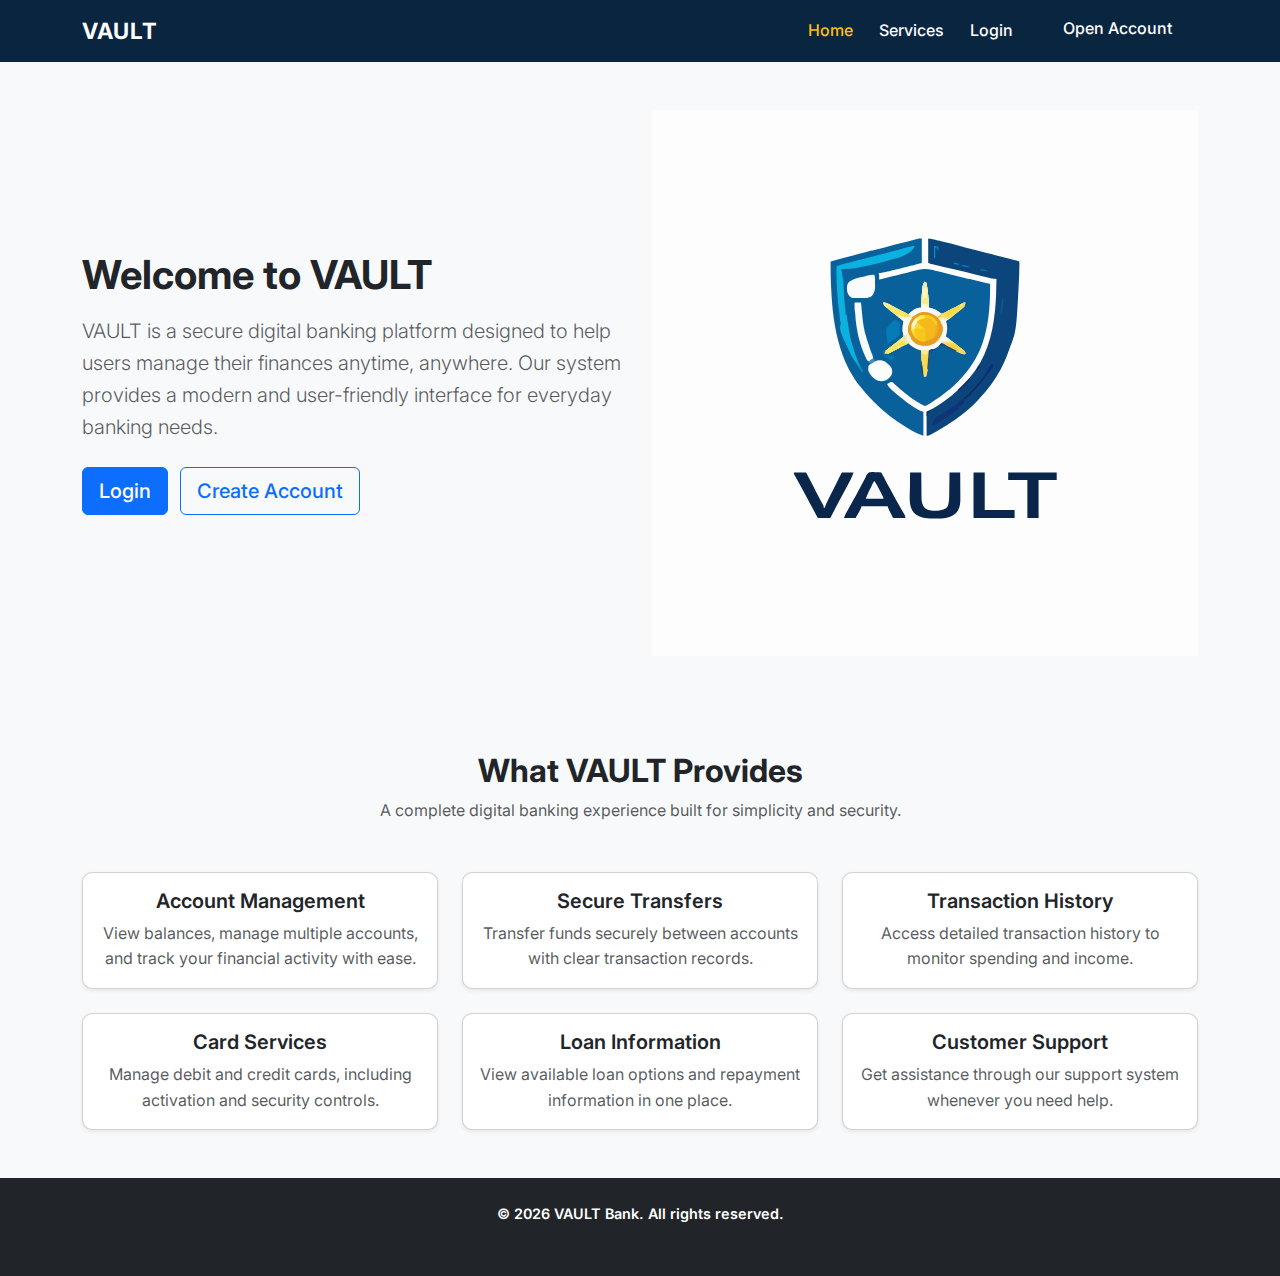
<file: Vault/pages/index.html>
<!DOCTYPE html>
<html lang="en">
<head>
    <meta charset="UTF-8">
    <title>VAULT | Digital Banking</title>

    <!-- Bootstrap CSS -->
    <link href="https://cdn.jsdelivr.net/npm/bootstrap@5.3.2/dist/css/bootstrap.min.css" rel="stylesheet">

    <!-- Global CSS -->
    <link rel="stylesheet" href="css/main.css">
    
    <!-- Navbar CSS -->
    <link rel="stylesheet" href="css/navbar.css">

    <!-- Custom CSS -->
    <link rel="stylesheet" href="css/main.css">
</head>
<body>

<!-- NAVBAR -->
<nav class="navbar navbar-expand-lg ">
    <div class="container">
        <a class="navbar-brand fw-bold" href="index.html">VAULT</a>

        <button class="navbar-toggler" type="button" data-bs-toggle="collapse" data-bs-target="#vaultNav">
            <span class="navbar-toggler-icon"></span>
        </button>

        <div class="collapse navbar-collapse" id="vaultNav">
            <ul class="navbar-nav ms-auto mb-2 mb-lg-0">
                <li class="nav-item">
                    <a class="nav-link active" href="index.html">Home</a>
                </li>
                <li class="nav-item">
                    <a class="nav-link" href="#services">Services</a>
                </li>
                <li class="nav-item">
                    <a class="nav-link" href="loginPage.html">Login</a>
                </li>
                <li class="nav-item">
                    <a class="nav-link btn btn-light text-primary ms-lg-3 px-3" href="register.html">
                        Open Account
                    </a>
                </li>
            </ul>
        </div>
    </div>
</nav>




<!-- HERO SECTION -->
<section class="bg-light py-5">
    <div class="container">
        <div class="row align-items-center">
            <div class="col-md-6">
                <h1 class="fw-bold mb-3">
                    Welcome to VAULT
                </h1>
                <p class="lead text-muted mb-4">
                    VAULT is a secure digital banking platform designed to help users manage their finances 
                    anytime, anywhere. Our system provides a modern and user-friendly interface for everyday banking needs.
                </p>

                <a href="loginPage.html" class="btn btn-primary btn-lg me-2">
                    Login
                </a>
                <a href="register.html" class="btn btn-outline-primary btn-lg">
                    Create Account
                </a>
            </div>

            <div class="col-md-6 text-center">
                <img src="assets/images/vault_logo.svg" class="img-fluid" alt="Digital Banking">
            </div>
        </div>
    </div>
</section>



<!-- SERVICES SECTION -->
<section id="services" class="py-5">
    <div class="container">
        <div class="text-center mb-5">
            <h2 class="fw-bold">What VAULT Provides</h2>
            <p class="text-muted">
                A complete digital banking experience built for simplicity and security.
            </p>
        </div>

        <div class="row g-4">
            <div class="col-md-4">
                <div class="card h-100 shadow-sm">
                    <div class="card-body text-center">
                        <h5 class="card-title">Account Management</h5>
                        <p class="card-text text-muted">
                            View balances, manage multiple accounts, and track your financial activity with ease.
                        </p>
                    </div>
                </div>
            </div>

            <div class="col-md-4">
                <div class="card h-100 shadow-sm">
                    <div class="card-body text-center">
                        <h5 class="card-title">Secure Transfers</h5>
                        <p class="card-text text-muted">
                            Transfer funds securely between accounts with clear transaction records.
                        </p>
                    </div>
                </div>
            </div>

            <div class="col-md-4">
                <div class="card h-100 shadow-sm">
                    <div class="card-body text-center">
                        <h5 class="card-title">Transaction History</h5>
                        <p class="card-text text-muted">
                            Access detailed transaction history to monitor spending and income.
                        </p>
                    </div>
                </div>
            </div>

            <div class="col-md-4">
                <div class="card h-100 shadow-sm">
                    <div class="card-body text-center">
                        <h5 class="card-title">Card Services</h5>
                        <p class="card-text text-muted">
                            Manage debit and credit cards, including activation and security controls.
                        </p>
                    </div>
                </div>
            </div>

            <div class="col-md-4">
                <div class="card h-100 shadow-sm">
                    <div class="card-body text-center">
                        <h5 class="card-title">Loan Information</h5>
                        <p class="card-text text-muted">
                            View available loan options and repayment information in one place.
                        </p>
                    </div>
                </div>
            </div>

            <div class="col-md-4">
                <div class="card h-100 shadow-sm">
                    <div class="card-body text-center">
                        <h5 class="card-title">Customer Support</h5>
                        <p class="card-text text-muted">
                            Get assistance through our support system whenever you need help.
                        </p>
                    </div>
                </div>
            </div>
        </div>
    </div>
</section>

<!-- FOOTER -->
<footer class="bg-dark text-white py-4">
    <div class="container text-center">
        <p class="mb-1 fw-semibold">© 2026 VAULT Bank. All rights reserved.</p>
        <p class="mb-0 text-muted">
            © 2026 VAULT. This is a student project for academic purposes.
        </p>
    </div>
</footer>

</body>
</html>
</file>
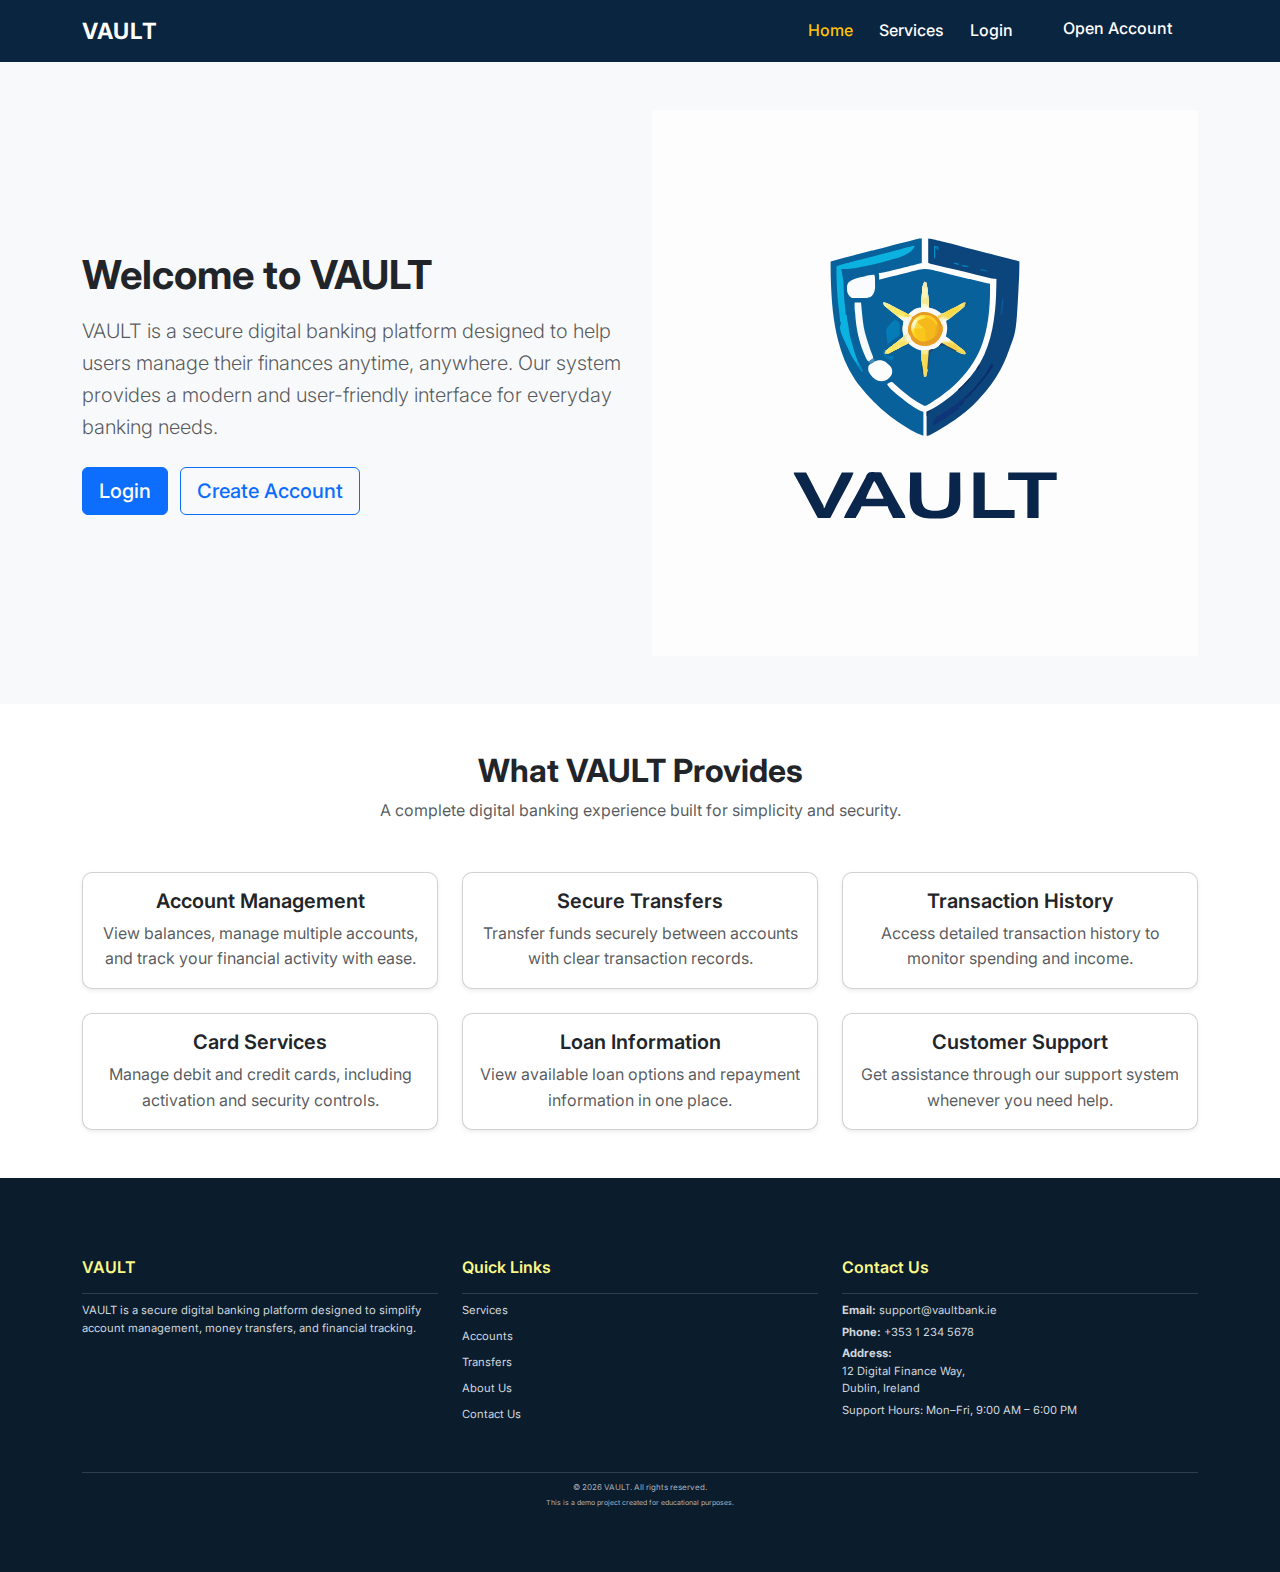
<file: Vault/frontend/original_pages/index.html>
<!DOCTYPE html>
<html lang="en">
<head>
    <!-- Character encoding -->
    <meta charset="UTF-8">
    <title>VAULT | Digital Banking</title>

    <!-- Bootstrap CSS -->
    <link href="https://cdn.jsdelivr.net/npm/bootstrap@5.3.2/dist/css/bootstrap.min.css" rel="stylesheet">

    <!-- Global CSS used across all over the project-->
    <link rel="stylesheet" href="css/main.css">
    
    <!-- Navbar CSS -->
    <link rel="stylesheet" href="css/navbar.css">

</head>
<body>

<!-- ================= NAVIGATION BAR ================= -->
    <!-- Contains logo and navigation links -->

<nav class="navbar navbar-expand-lg ">
    <div class="container">
        <a class="navbar-brand fw-bold" href="index.html">VAULT</a>

        <button class="navbar-toggler" type="button" data-bs-toggle="collapse" data-bs-target="#vaultNav">
            <span class="navbar-toggler-icon"></span>
        </button>

        <div class="collapse navbar-collapse" id="vaultNav">
            <ul class="navbar-nav ms-auto mb-2 mb-lg-0">
                <li class="nav-item">
                    <a class="nav-link active" href="index.html">Home</a>
                </li>
                <li class="nav-item">
                    <a class="nav-link" href="#services">Services</a>
                </li>
                <li class="nav-item">
                    <a class="nav-link" href="loginPage.html">Login</a>
                </li>
                <li class="nav-item">
                    <a class="nav-link btn btn-light text-primary ms-lg-3 px-3" href="register.html">
                        Open Account
                    </a>
                </li>
            </ul>
        </div>
    </div>
</nav>


<!--  -->
<!-- Sliding page Carousel will be added with JS -->
<!--  -->

<!-- HERO SECTION this is the area for the main actions like login and create accounts-->
<section class="bg-light py-5">
    <div class="container">
        <div class="row align-items-center">
            <div class="col-md-6">
                <h1 class="fw-bold mb-3">
                    Welcome to VAULT
                </h1>
                <p class="lead text-muted mb-4">
                    VAULT is a secure digital banking platform designed to help users manage their finances 
                    anytime, anywhere. Our system provides a modern and user-friendly interface for everyday banking needs.
                </p>

                <a href="loginPage.html" class="btn btn-primary btn-lg me-2">
                    Login
                </a>
                <a href="register.html" class="btn btn-outline-primary btn-lg">
                    Create Account
                </a>
            </div>

            <div class="col-md-6 text-center">
                <img src="assets/images/vault_logo.svg" class="img-fluid" alt="Digital Banking">
            </div>
        </div>
    </div>
</section>



<!-- SERVICES SECTION shows the projects promising services -->
<section id="services" class="py-5"> 
    <div class="container">
        <div class="text-center mb-5">
            <h2 class="fw-bold">What VAULT Provides</h2>
            <p class="text-muted">
                A complete digital banking experience built for simplicity and security.
            </p>
        </div>

        <div class="row g-4">                <!--grid row with gap 4 -->
            <div class="col-md-4">             <!-- column width 4 -->
                <div class="card h-100 shadow-sm">
                    <div class="card-body text-center">
                        <h5 class="card-title">Account Management</h5>
                        <p class="card-text text-muted">
                            View balances, manage multiple accounts, and track your financial activity with ease.
                        </p>
                    </div>
                </div>
            </div>

            <div class="col-md-4">
                <div class="card h-100 shadow-sm">   <!--makes all cards equal sized  -->
                    <div class="card-body text-center">
                        <h5 class="card-title">Secure Transfers</h5>
                        <p class="card-text text-muted">
                            Transfer funds securely between accounts with clear transaction records.
                        </p>
                    </div>
                </div>
            </div>

            <div class="col-md-4">
                <div class="card h-100 shadow-sm">
                    <div class="card-body text-center">
                        <h5 class="card-title">Transaction History</h5>
                        <p class="card-text text-muted">
                            Access detailed transaction history to monitor spending and income.
                        </p>
                    </div>
                </div>
            </div>

            <div class="col-md-4">
                <div class="card h-100 shadow-sm">
                    <div class="card-body text-center">
                        <h5 class="card-title">Card Services</h5>
                        <p class="card-text text-muted">
                            Manage debit and credit cards, including activation and security controls.
                        </p>
                    </div>
                </div>
            </div>

            <div class="col-md-4">
                <div class="card h-100 shadow-sm">
                    <div class="card-body text-center">
                        <h5 class="card-title">Loan Information</h5>
                        <p class="card-text text-muted">
                            View available loan options and repayment information in one place.
                        </p>
                    </div>
                </div>
            </div>

            <div class="col-md-4">
                <div class="card h-100 shadow-sm">
                    <div class="card-body text-center">
                        <h5 class="card-title">Customer Support</h5>
                        <p class="card-text text-muted">
                            Get assistance through our support system whenever you need help.
                        </p>
                    </div>
                </div>
            </div>
        </div>
    </div>
    
</section>

<!-- FOOTER -->
<footer class="site-footer">
    <div class="container">
        <div class="row">

            <!-- Brand / About -->
            <div class="col-md-4 mb-4">
                <h5>VAULT</h5>
                <div class="footer-divider"></div>
                <p>
                    VAULT is a secure digital banking platform designed to simplify
                    account management, money transfers, and financial tracking.
                </p>
            </div>

            <!-- Quick Links -->
            <div class="col-md-4 mb-4">
                <h5>Quick Links</h5>
                <div class="footer-divider"></div>
                <ul>
                    <li><a href="#services">Services</a></li>
                    <li><a href="loginPage.html">Accounts</a></li>                   
                    <li><a href="loginPage.html">Transfers</a></li>
                    <li><a href="#">About Us</a></li>
                    <li><a href="#">Contact Us</a></li>
                </ul>
            </div>

            <!-- Contact Us -->
            <div class="col-md-4 mb-4">
                <h5>Contact Us</h5>
                <div class="footer-divider"></div>
                <p><strong>Email:</strong> support@vaultbank.ie</p>
                <p><strong>Phone:</strong> +353 1 234 5678</p>
                <p>
                    <strong>Address:</strong><br>
                    12 Digital Finance Way,<br>
                    Dublin, Ireland
                </p>
                <p>Support Hours: Mon–Fri, 9:00 AM – 6:00 PM</p>
            </div>

        </div>

        <div class="footer-divider"></div>

        <div class="footer-bottom">
            © 2026 VAULT. All rights reserved.
            <small>This is a demo project created for educational purposes.</small>
        </div>
    </div>
</footer>


</body>
</html>
</file>
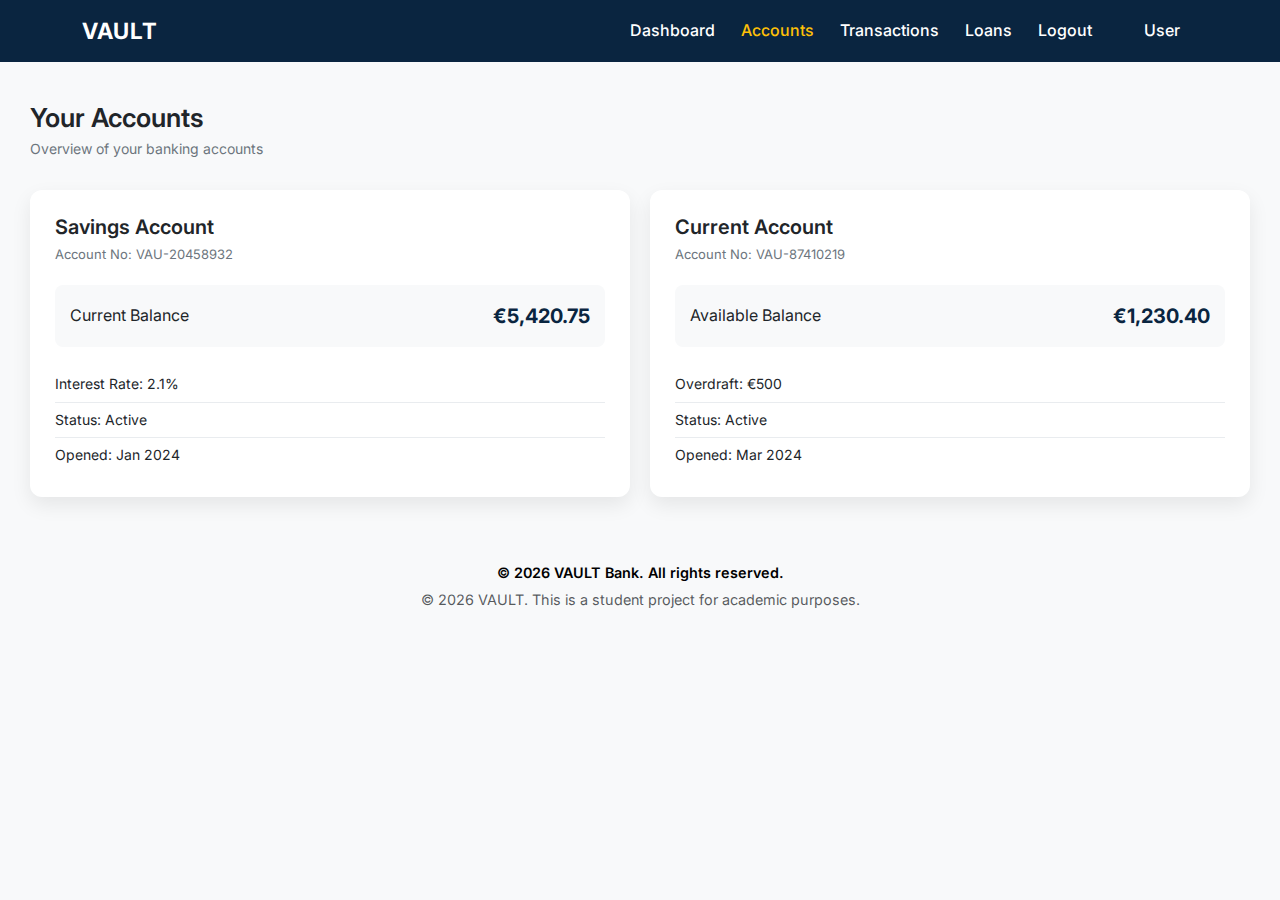
<file: Vault/pages/accounts.html>
<!DOCTYPE html>
<html lang="en">
<head>
  <meta charset="UTF-8">
  <title>VAULT | Accounts</title>

  <!-- Global styles -->
    <link rel="stylesheet" href="css/main.css">
  <!-- Bootstrap CSS -->
    <link href="https://cdn.jsdelivr.net/npm/bootstrap@5.3.2/dist/css/bootstrap.min.css" rel="stylesheet">
    
  <!-- Global CSS -->
    <link rel="stylesheet" href="css/main.css">
  <!-- navbar CSS -->
    <link rel="stylesheet" href="css/navbar.css">
  

  <!-- Page specific styles -->
  <link rel="stylesheet" href="css/accounts.css">
</head>
<body>

  <!-- NAVBAR -->
<nav class="navbar navbar-expand-lg">
    <div class="container">
        <a class="navbar-brand fw-bold" href="index.html">VAULT</a>

        <ul class="navbar-nav ms-auto">
            <li class="nav-item">
                <a class="nav-link" href="dashboard.html">Dashboard</a>
            </li>
            <li class="nav-item">
                <a class="nav-link active" href="accounts.html">Accounts</a>
            </li>
            <li class="nav-item">
                <a class="nav-link" href="transaction.html">Transactions</a>
            </li>
            <li class="nav-item">
                <a class="nav-link" href="loans.html">Loans</a>
            </li>
            <li class="nav-item">
                <a class="nav-link nav-link-logout" href="loginPage.html">Logout</a>
            </li>
            <li class="nav-item">
                <a class="nav-link" href="">       </a>
            </li>
            <li class="nav-item">
                <a class="nav-link" href="profile.html">User</a>
            </li>
        </ul>
    </div>
</nav>

  <!-- Main Content -->
  <main class="accounts-container">

    <h1>Your Accounts</h1>
    <p class="subtitle">Overview of your banking accounts</p>

    <!-- Accounts Grid -->
    <section class="accounts-grid">

      <!-- Savings Account -->
      <div class="account-card">
        <h2>Savings Account</h2>
        <p class="account-number">Account No: VAU-20458932</p>

        <div class="balance">
          <span>Current Balance</span>
          <strong>€5,420.75</strong>
        </div>

        <ul class="account-info">
          <li>Interest Rate: 2.1%</li>
          <li>Status: Active</li>
          <li>Opened: Jan 2024</li>
        </ul>
      </div>

      <!-- Current Account -->
      <div class="account-card">
        <h2>Current Account</h2>
        <p class="account-number">Account No: VAU-87410219</p>

        <div class="balance">
          <span>Available Balance</span>
          <strong>€1,230.40</strong>
        </div>

        <ul class="account-info">
          <li>Overdraft: €500</li>
          <li>Status: Active</li>
          <li>Opened: Mar 2024</li>
        </ul>
      </div>

    </section>

  </main>

  <!-- FOOTER -->
<footer class="text-black py-4">
    <div class="container text-center">
        <p class="mb-1 fw-semibold">© 2026 VAULT Bank. All rights reserved.</p>
        <p class="mb-0 text-muted">
            © 2026 VAULT. This is a student project for academic purposes.
        </p>
    </div>
</footer>
</body>
</html>
</file>
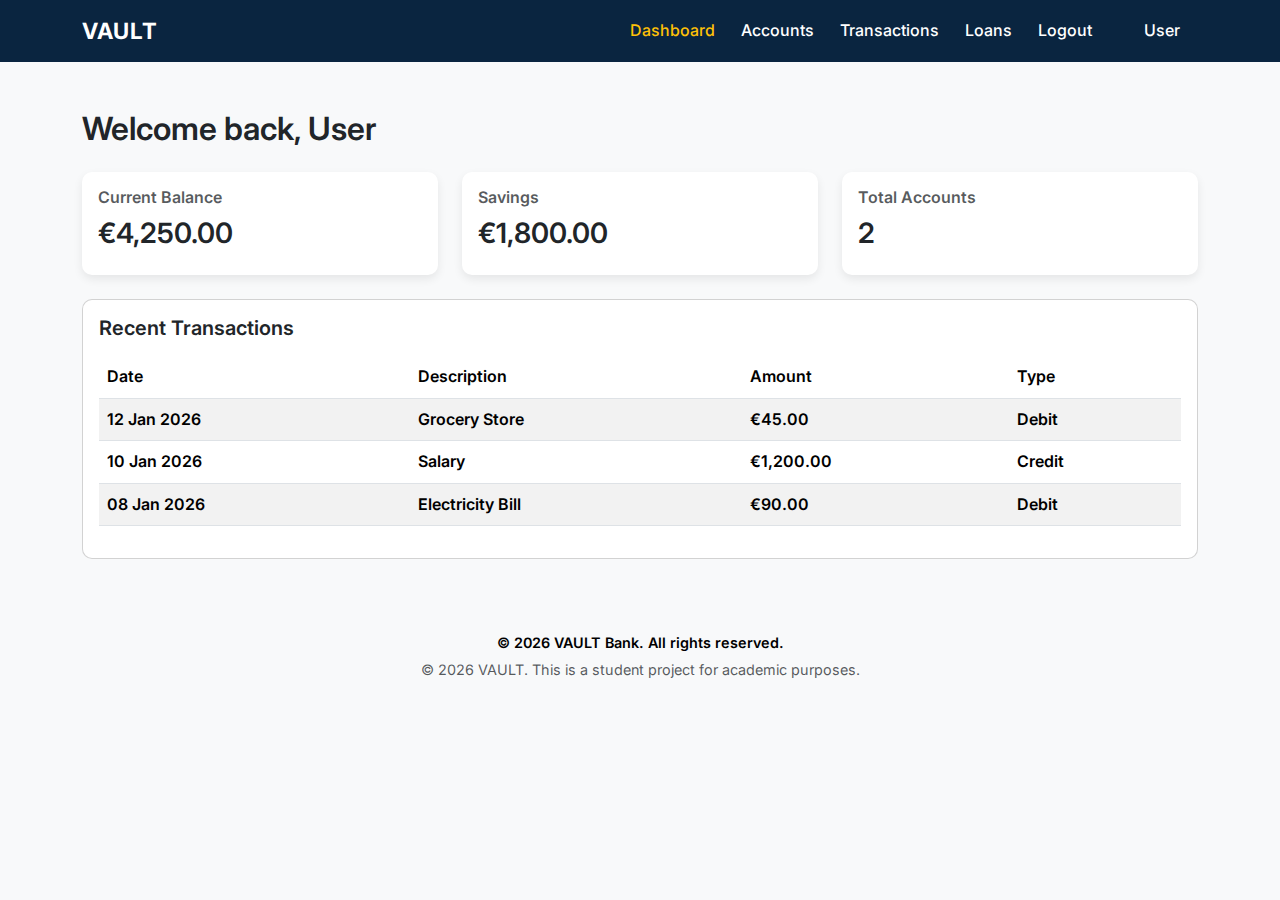
<file: Vault/pages/dashboard.html>
<!DOCTYPE html>
<html lang="en">
<head>
    <meta charset="UTF-8">
    <title>Dashboard | VAULT</title>

    <!-- Bootstrap CSS -->
    <link href="https://cdn.jsdelivr.net/npm/bootstrap@5.3.2/dist/css/bootstrap.min.css" rel="stylesheet">

    <!-- Global CSS -->
    <link rel="stylesheet" href="css/main.css">

    <!-- navbar CSS -->
    <link rel="stylesheet" href="css/navbar.css">

    <!-- Dashboard CSS -->
    <link rel="stylesheet" href="css/dashboard.css">
</head>
<body>

<!-- NAVBAR -->
<nav class="navbar navbar-expand-lg">
    <div class="container">
        <a class="navbar-brand fw-bold" href="index.html">VAULT</a>

        <ul class="navbar-nav ms-auto">
            <li class="nav-item">
                <a class="nav-link active" href="dashboard.html">Dashboard</a>
            </li>
            <li class="nav-item">
                <a class="nav-link" href="accounts.html">Accounts</a>
            </li>
            <li class="nav-item">
                <a class="nav-link" href="transaction.html">Transactions</a>
            </li>
            <li class="nav-item">
                <a class="nav-link" href="loans.html">Loans</a>
            </li>
            <li class="nav-item">
                <a class="nav-link-logout nav-link" href="loginPage.html">Logout</a>
            </li>
            <li class="nav-item">
                <a class="nav-link" href="">       </a>
            </li>
            <li class="nav-item">
                <a class="nav-link" href="profile.html">User</a>
            </li>
        </ul>
    </div>
</nav>

<!-- MAIN CONTENT -->
<div class="container my-5">

    <h2 class="mb-4">Welcome back, User</h2>

    <!-- ACCOUNT SUMMARY -->
    <div class="row mb-4">
        <div class="col-md-4">
            <div class="card summary-card">
                <div class="card-body">
                    <h6 class="text-muted">Current Balance</h6>
                    <h3>€4,250.00</h3>
                </div>
            </div>
        </div>

        <div class="col-md-4">
            <div class="card summary-card">
                <div class="card-body">
                    <h6 class="text-muted">Savings</h6>
                    <h3>€1,800.00</h3>
                </div>
            </div>
        </div>

        <div class="col-md-4">
            <div class="card summary-card">
                <div class="card-body">
                    <h6 class="text-muted">Total Accounts</h6>
                    <h3>2</h3>
                </div>
            </div>
        </div>
    </div>

    <!-- RECENT TRANSACTIONS -->
    <div class="card">
        <div class="card-body">
            <h5 class="mb-3">Recent Transactions</h5>

            <table class="table table-striped">
                <thead>
                    <tr>
                        <th>Date</th>
                        <th>Description</th>
                        <th>Amount</th>
                        <th>Type</th>
                    </tr>
                </thead>
                <tbody>
                    <tr>
                        <td>12 Jan 2026</td>
                        <td>Grocery Store</td>
                        <td>€45.00</td>
                        <td>Debit</td>
                    </tr>
                    <tr>
                        <td>10 Jan 2026</td>
                        <td>Salary</td>
                        <td>€1,200.00</td>
                        <td>Credit</td>
                    </tr>
                    <tr>
                        <td>08 Jan 2026</td>
                        <td>Electricity Bill</td>
                        <td>€90.00</td>
                        <td>Debit</td>
                    </tr>
                </tbody>
            </table>

        </div>
    </div>

</div>
<!-- FOOTER -->
<footer class="text-black py-4">
    <div class="container text-center">
        <p class="mb-1 fw-semibold">© 2026 VAULT Bank. All rights reserved.</p>
        <p class="mb-0 text-muted">
            © 2026 VAULT. This is a student project for academic purposes.
        </p>
    </div>
</footer>

</body>
</html>
</file>
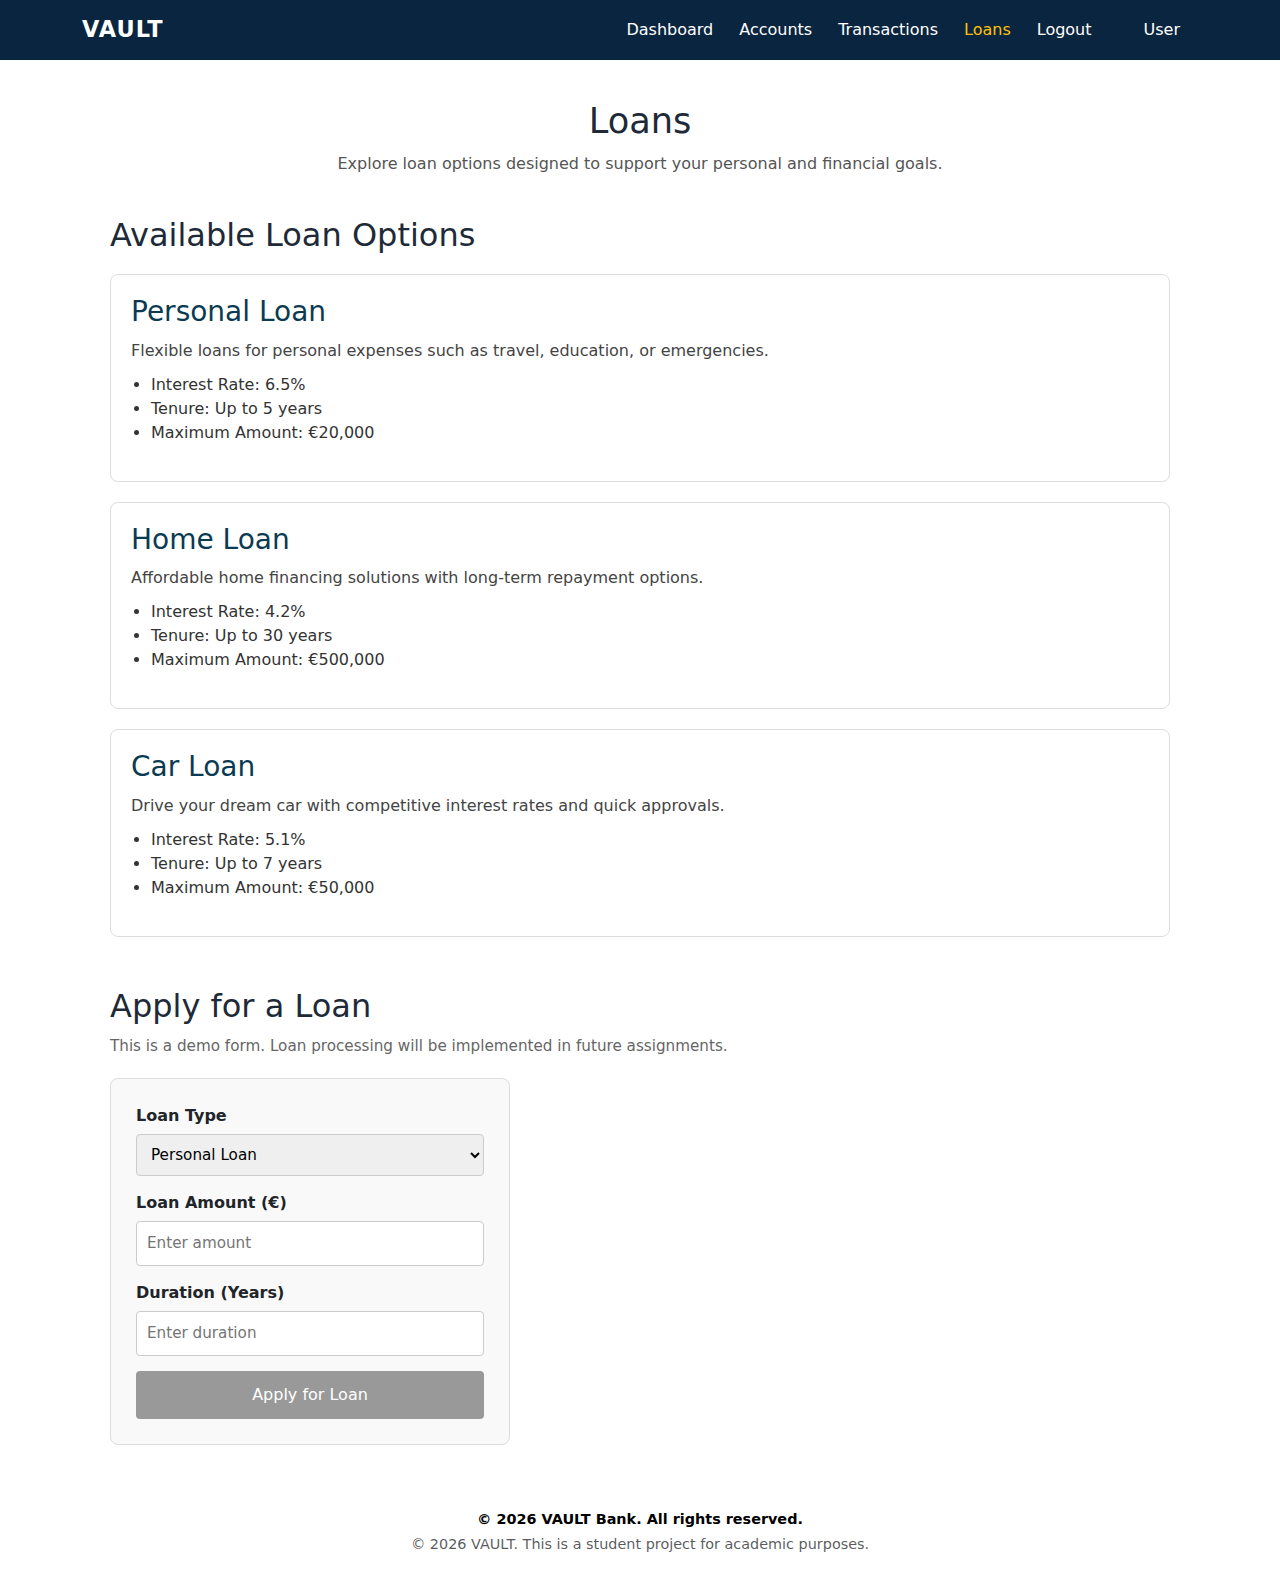
<file: Vault/pages/loans.html>
<!DOCTYPE html>
<html lang="en">
<head>
    <meta charset="UTF-8">
    <title>Loans | Vault Bank</title>
    <meta name="viewport" content="width=device-width, initial-scale=1.0">

    <!-- Main site styles -->
    <link rel="stylesheet" href="css/main.css">

    <!-- Loans page specific styles -->
    <link rel="stylesheet" href="css/loans.css">

    <!-- Bootstrap CSS -->
    <link href="https://cdn.jsdelivr.net/npm/bootstrap@5.3.2/dist/css/bootstrap.min.css" rel="stylesheet">  

    <!-- navbar CSS -->
    <link rel="stylesheet" href="css/navbar.css">



</head>
<body>

    <!-- NAVBAR -->
<nav class="navbar navbar-expand-lg">
    <div class="container">
        <a class="navbar-brand fw-bold" href="index.html">VAULT</a>

        <ul class="navbar-nav ms-auto">
            <li class="nav-item">
                <a class="nav-link " href="dashboard.html">Dashboard</a>
            </li>
            <li class="nav-item">
                <a class="nav-link" href="accounts.html">Accounts</a>
            </li>
            <li class="nav-item">
                <a class="nav-link" href="transaction.html">Transactions</a>
            </li>
            <li class="nav-item">
                <a class="nav-link active" href="loans.html">Loans</a>
            </li>
            <li class="nav-item">
                <a class="nav-link-logout nav-link" href="loginPage.html">Logout</a>
            </li>
            <li class="nav-item">
                <a class="nav-link" href="">       </a>
            </li>
            <li class="nav-item">
                <a class="nav-link" href="profile.html">User</a>
            </li>
        </ul>
    </div>
</nav>

    <!-- Main Content -->
    <main class="loans-container">

        <!-- Page Heading -->
        <section class="loans-header">
            <h1>Loans</h1>
            <p>Explore loan options designed to support your personal and financial goals.</p>
        </section>

        <!-- Available Loan Types -->
        <section class="loan-types">
            <h2>Available Loan Options</h2>

            <div class="loan-card">
                <h3>Personal Loan</h3>
                <p>Flexible loans for personal expenses such as travel, education, or emergencies.</p>
                <ul>
                    <li>Interest Rate: 6.5%</li>
                    <li>Tenure: Up to 5 years</li>
                    <li>Maximum Amount: €20,000</li>
                </ul>
            </div>

            <div class="loan-card">
                <h3>Home Loan</h3>
                <p>Affordable home financing solutions with long-term repayment options.</p>
                <ul>
                    <li>Interest Rate: 4.2%</li>
                    <li>Tenure: Up to 30 years</li>
                    <li>Maximum Amount: €500,000</li>
                </ul>
            </div>

            <div class="loan-card">
                <h3>Car Loan</h3>
                <p>Drive your dream car with competitive interest rates and quick approvals.</p>
                <ul>
                    <li>Interest Rate: 5.1%</li>
                    <li>Tenure: Up to 7 years</li>
                    <li>Maximum Amount: €50,000</li>
                </ul>
            </div>
        </section>

        <!-- Loan Application Form (Static) -->
        <section class="loan-form-section">
            <h2>Apply for a Loan</h2>
            <p>This is a demo form. Loan processing will be implemented in future assignments.</p>

            <form class="loan-form">
                <label for="loan-type">Loan Type</label>
                <select id="loan-type" name="loan-type">
                    <option>Personal Loan</option>
                    <option>Home Loan</option>
                    <option>Car Loan</option>
                </select>

                <label for="amount">Loan Amount (€)</label>
                <input type="number" id="amount" placeholder="Enter amount">

                <label for="duration">Duration (Years)</label>
                <input type="number" id="duration" placeholder="Enter duration">

                <button type="button" disabled>Apply for Loan</button>
            </form>
        </section>

    </main>

    <!-- FOOTER -->
<footer class="text-black py-4">
    <div class="container text-center">
        <p class="mb-1 fw-semibold">© 2026 VAULT Bank. All rights reserved.</p>
        <p class="mb-0 text-muted">
            © 2026 VAULT. This is a student project for academic purposes.
        </p>
    </div>
</footer>

</body>
</html>
</file>
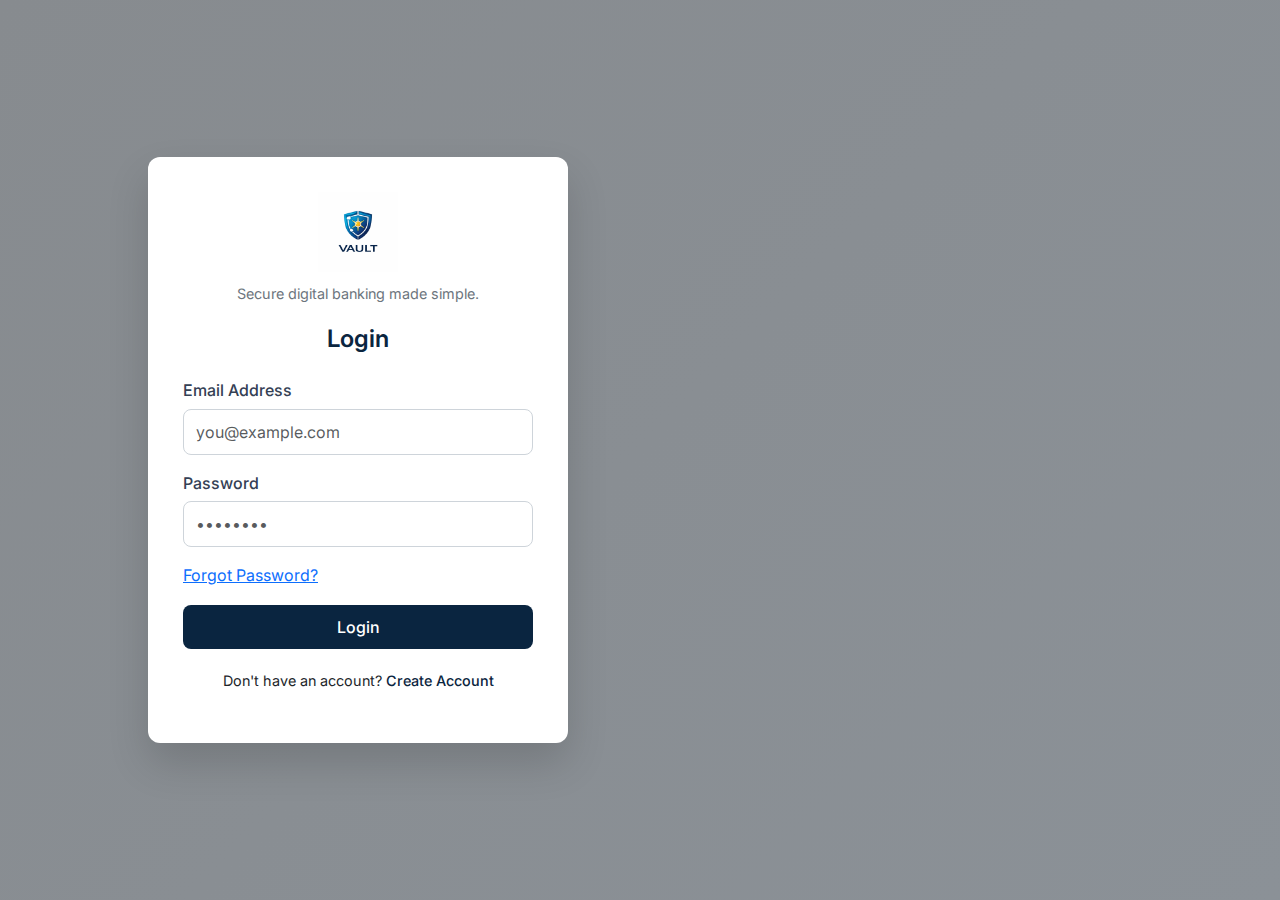
<file: Vault/pages/loginPage.html>
<!DOCTYPE html>
<html lang="en">
<head>
    <meta charset="UTF-8">
    <title>Login | VAULT</title>
    <meta name="viewport" content="width=device-width, initial-scale=1.0">

    <!-- Bootstrap CSS -->
    <link href="https://cdn.jsdelivr.net/npm/bootstrap@5.3.2/dist/css/bootstrap.min.css" rel="stylesheet">

    <!-- Global CSS -->
    <link rel="stylesheet" href="css/main.css">

    <!-- Authentication Layout CSS -->
    <link rel="stylesheet" href="css/auth.css">

    <!-- Form CSS -->
    <link rel="stylesheet" href="css/form.css">
</head>
<body class="auth-body">

    <div class="auth-container">
        <div class="auth-card">

            <!-- Clickable Vault Logo -->
            <a href="index.html" class="logo-link">
                <img src="assets/images/vault_logo.png" alt="VAULT Logo" class="auth-logo">
            </a>

            <!-- Punchline -->
            <p class="auth-tagline">Secure digital banking made simple.</p>

            <h4 class="auth-title">Login</h4>

            <!-- Login Form -->
            <form action="dashboard.html" method="POST" class="mt-4">
                <div class="mb-3">
                    <label class="form-label" for="email">Email Address</label>
                    <input type="email" class="form-control" id="email" placeholder="you@example.com" required>
                </div>

                <div class="mb-3">
                    <label class="form-label" for="password">Password</label>
                    <input type="password" class="form-control" id="password" placeholder="••••••••" required>
                </div>

                <div class="d-flex justify-content-between mb-3">
                    <a href="#" class="small-link">Forgot Password?</a>
                </div>

                <button type="submit" class="btn btn-primary">Login</button>
            </form>

            <!-- Footer -->
            <div class="auth-footer">
                <p>Don't have an account? <a href="register.html">Create Account</a></p>
            </div>

        </div>
    </div>

</body>
</html>
</file>
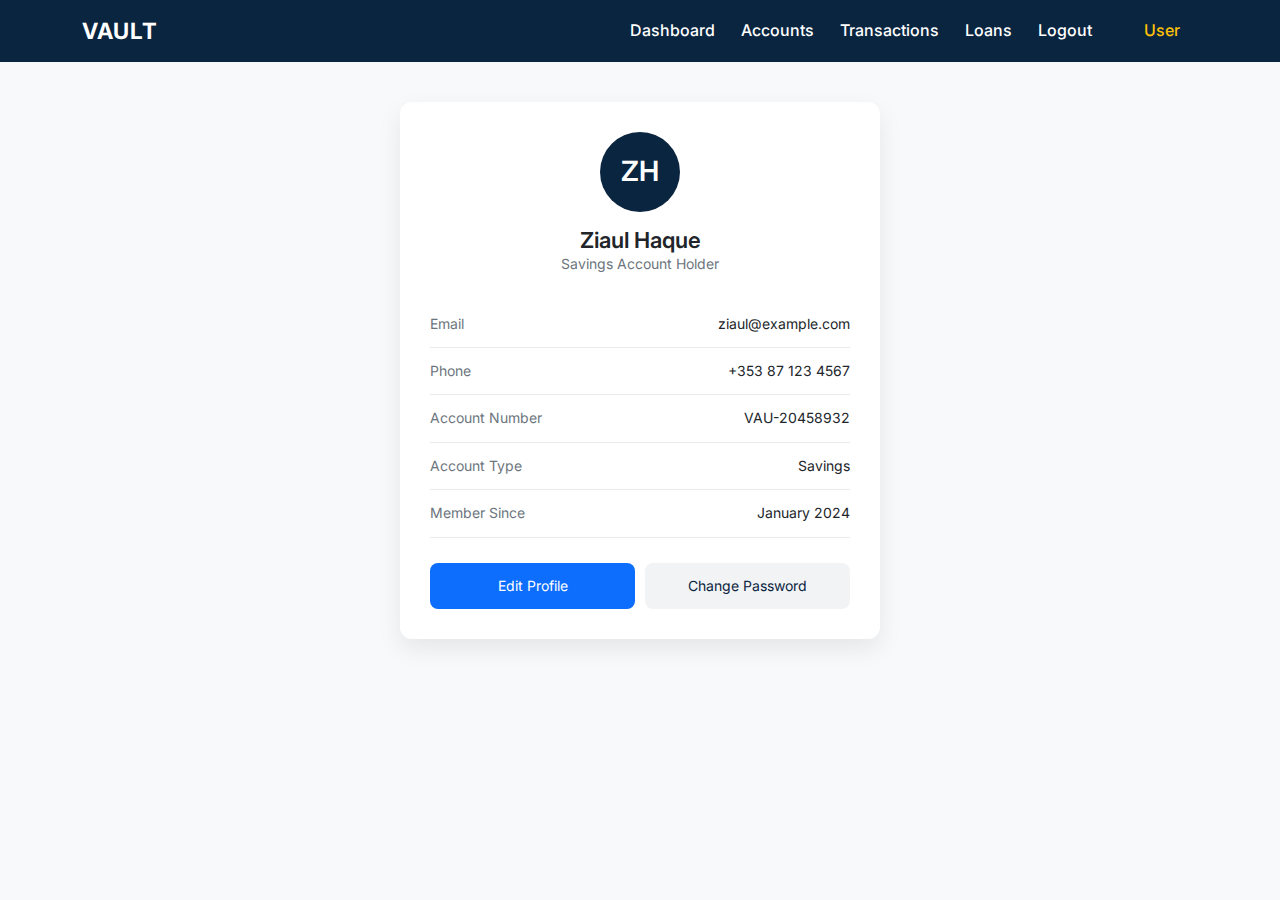
<file: Vault/pages/profile.html>
<!DOCTYPE html>
<html lang="en">
<head>
  <meta charset="UTF-8" />
  <title>VAULT | User Profile</title>
  
  <link rel="stylesheet" href="css/profile.css">
  <!-- Bootstrap CSS -->
    <link href="https://cdn.jsdelivr.net/npm/bootstrap@5.3.2/dist/css/bootstrap.min.css" rel="stylesheet">

    <!-- Global CSS -->
    <link rel="stylesheet" href="css/main.css">
    
    <!-- Navbar CSS -->
    <link rel="stylesheet" href="css/navbar.css">
</head>
<body>

  <!-- NAVBAR -->
<nav class="navbar navbar-expand-lg">
    <div class="container">
        <a class="navbar-brand fw-bold" href="index.html">VAULT</a>

        <ul class="navbar-nav ms-auto">
            <li class="nav-item">
                <a class="nav-link" href="dashboard.html">Dashboard</a>
            </li>
            <li class="nav-item">
                <a class="nav-link" href="accounts.html">Accounts</a>
            </li>
            <li class="nav-item">
                <a class="nav-link" href="transaction.html">Transactions</a>
            </li>
            <li class="nav-item">
                <a class="nav-link" href="loans.html">Loans</a>
            </li>
            <li class="nav-item">
                <a class="nav-link nav-link-logout" href="loginPage.html">Logout</a>
            </li>
            <li class="nav-item">
                <a class="nav-link" href="">       </a>
            </li>
            <li class="nav-item">
                <a class="nav-link active" href="profile.html">User</a>
            </li>
        </ul>
    </div>
</nav>

  <!-- Profile Container -->
  <main class="profile-container">

    <div class="profile-card">

      <div class="profile-header">
        <div class="avatar">ZH</div>
        <h2>Ziaul Haque</h2>
        <p class="role">Savings Account Holder</p>
      </div>

      <div class="profile-details">
        <div class="detail-row">
          <span>Email</span>
          <span>ziaul@example.com</span>
        </div>

        <div class="detail-row">
          <span>Phone</span>
          <span>+353 87 123 4567</span>
        </div>

        <div class="detail-row">
          <span>Account Number</span>
          <span>VAU-20458932</span>
        </div>

        <div class="detail-row">
          <span>Account Type</span>
          <span>Savings</span>
        </div>

        <div class="detail-row">
          <span>Member Since</span>
          <span>January 2024</span>
        </div>
      </div>

      <div class="profile-actions">
        <button class="btn-primary">Edit Profile</button>
        <button class="btn-secondary">Change Password</button>
      </div>

    </div>

  </main>

</body>
</html>
</file>
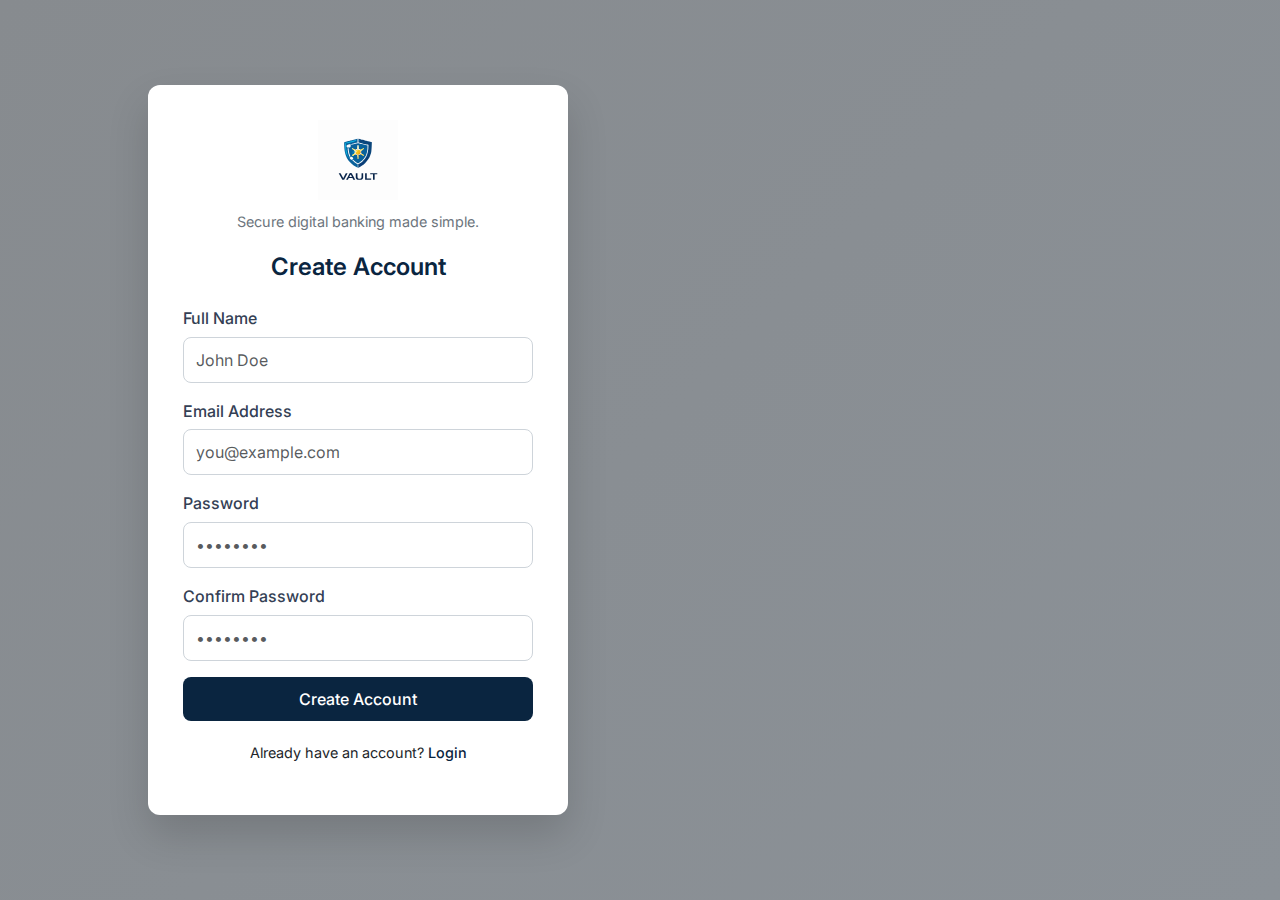
<file: Vault/pages/register.html>
<!DOCTYPE html>
<html lang="en">
<head>
    <meta charset="UTF-8">
    <title>Register | VAULT</title>
    <meta name="viewport" content="width=device-width, initial-scale=1.0">

    <!-- Bootstrap CSS -->
    <link href="https://cdn.jsdelivr.net/npm/bootstrap@5.3.2/dist/css/bootstrap.min.css" rel="stylesheet">

    <!-- Main CSS (global) -->
    <link rel="stylesheet" href="css/main.css">

    <link rel="stylesheet" href="css/form.css">

    <!-- Auth CSS (register/login/forgot) -->
    <link rel="stylesheet" href="css/auth.css">
</head>
<body class="auth-body">

    <div class="auth-container">
        <div class="auth-card">

            <!-- Clickable Vault Logo -->
            <a href="index.html" class="logo-link">
                <img src="assets/images/vault_logo.svg" alt="VAULT Logo" class="auth-logo">
            </a>

            <!-- Punchline -->
            <p class="auth-tagline">Secure digital banking made simple.</p>

            <h4 class="auth-title">Create Account</h4>

            <!-- Registration Form -->
            <form action="dashboard.html" method="POST" class="mt-4">
                <div class="mb-3">
                    <label class="form-label" for="fullname">Full Name</label>
                    <input type="text" class="form-control" id="fullname" placeholder="John Doe" required>
                </div>

                <div class="mb-3">
                    <label class="form-label" for="email">Email Address</label>
                    <input type="email" class="form-control" id="email" placeholder="you@example.com" required>
                </div>

                <div class="mb-3">
                    <label class="form-label" for="password">Password</label>
                    <input type="password" class="form-control" id="password" placeholder="••••••••" required>
                </div>

                <div class="mb-3">
                    <label class="form-label" for="confirm-password">Confirm Password</label>
                    <input type="password" class="form-control" id="confirm-password" placeholder="••••••••" required>
                </div>

                <button type="submit" class="btn btn-primary w-100">Create Account</button>
            </form>

            <!-- Footer links -->
            <div class="auth-footer">
                <p>Already have an account? <a href="loginPage.html">Login</a></p>
            </div>

        </div>
    </div>

</body>
</html>
</file>
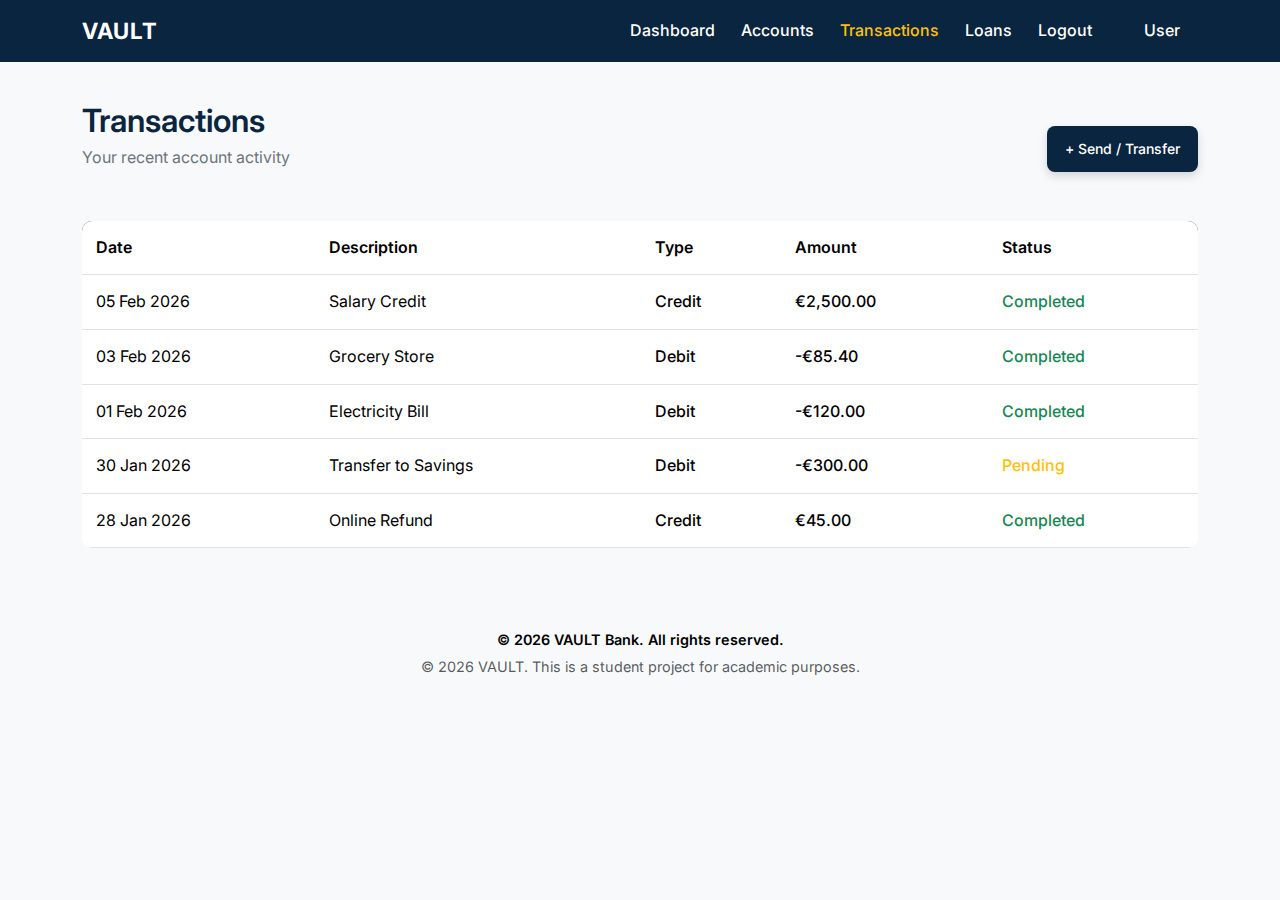
<file: Vault/pages/transaction.html>
<!DOCTYPE html>
<html lang="en">
<head>
    <meta charset="UTF-8">
    <title>Transactions | VAULT</title>
    <meta name="viewport" content="width=device-width, initial-scale=1.0">

    <!-- Bootstrap -->
    <link href="https://cdn.jsdelivr.net/npm/bootstrap@5.3.2/dist/css/bootstrap.min.css" rel="stylesheet">

    <!-- Global CSS -->
    <link rel="stylesheet" href="css/main.css">

    <!-- Navbar CSS -->
    <link rel="stylesheet" href="css/navbar.css">

    <!-- Transactions CSS -->
    <link rel="stylesheet" href="css/transaction.css">
</head>
<body>

    <!-- NAVBAR -->
<nav class="navbar navbar-expand-lg">
    <div class="container">
        <a class="navbar-brand fw-bold" href="index.html">VAULT</a>

        <ul class="navbar-nav ms-auto">
            <li class="nav-item">
                <a class="nav-link" href="dashboard.html">Dashboard</a>
            </li>
            <li class="nav-item">
                <a class="nav-link" href="accounts.html">Accounts</a>
            </li>
            <li class="nav-item">
                <a class="nav-link active" href="transaction.html">Transactions</a>
            </li>
            <li class="nav-item">
                <a class="nav-link" href="loans.html">Loans</a>
            </li>
            <li class="nav-item">
                <a class="nav-link nav-link-logout" href="loginPage.html">Logout</a>
            </li>
            <li class="nav-item">
                <a class="nav-link" href="">       </a>
            </li>
            <li class="nav-item">
                <a class="nav-link" href="profile.html">User</a>
            </li>
        </ul>
    </div>
</nav>

    <!-- Page Content -->
    <div class="container transactions-page">
       

        <!-- Transactions Header -->
<div class="transactions-header">
  <div>
    <h2 class="page-title">Transactions</h2>
    <p class="page-subtitle">Your recent account activity</p>
  </div>

  <!-- Transfer Button -->
  <a href="transfer.html" class="btn-transfer">
    + Send / Transfer
  </a>
</div>

        <div class="table-responsive">
            <table class="table transactions-table">
                <thead>
                    <tr>
                        <th>Date</th>
                        <th>Description</th>
                        <th>Type</th>
                        <th>Amount</th>
                        <th>Status</th>
                    </tr>
                </thead>
                <tbody>
                    <tr>
                        <td>05 Feb 2026</td>
                        <td>Salary Credit</td>
                        <td class="credit">Credit</td>
                        <td class="credit">€2,500.00</td>
                        <td class="status completed">Completed</td>
                    </tr>

                    <tr>
                        <td>03 Feb 2026</td>
                        <td>Grocery Store</td>
                        <td class="debit">Debit</td>
                        <td class="debit">-€85.40</td>
                        <td class="status completed">Completed</td>
                    </tr>

                    <tr>
                        <td>01 Feb 2026</td>
                        <td>Electricity Bill</td>
                        <td class="debit">Debit</td>
                        <td class="debit">-€120.00</td>
                        <td class="status completed">Completed</td>
                    </tr>

                    <tr>
                        <td>30 Jan 2026</td>
                        <td>Transfer to Savings</td>
                        <td class="debit">Debit</td>
                        <td class="debit">-€300.00</td>
                        <td class="status pending">Pending</td>
                    </tr>

                    <tr>
                        <td>28 Jan 2026</td>
                        <td>Online Refund</td>
                        <td class="credit">Credit</td>
                        <td class="credit">€45.00</td>
                        <td class="status completed">Completed</td>
                    </tr>
                </tbody>
            </table>
        </div>
    </div>

    <!-- FOOTER -->
<footer class="text-black py-4">
    <div class="container text-center">
        <p class="mb-1 fw-semibold">© 2026 VAULT Bank. All rights reserved.</p>
        <p class="mb-0 text-muted">
            © 2026 VAULT. This is a student project for academic purposes.
        </p>
    </div>
</footer>
</body>
</html>
</file>
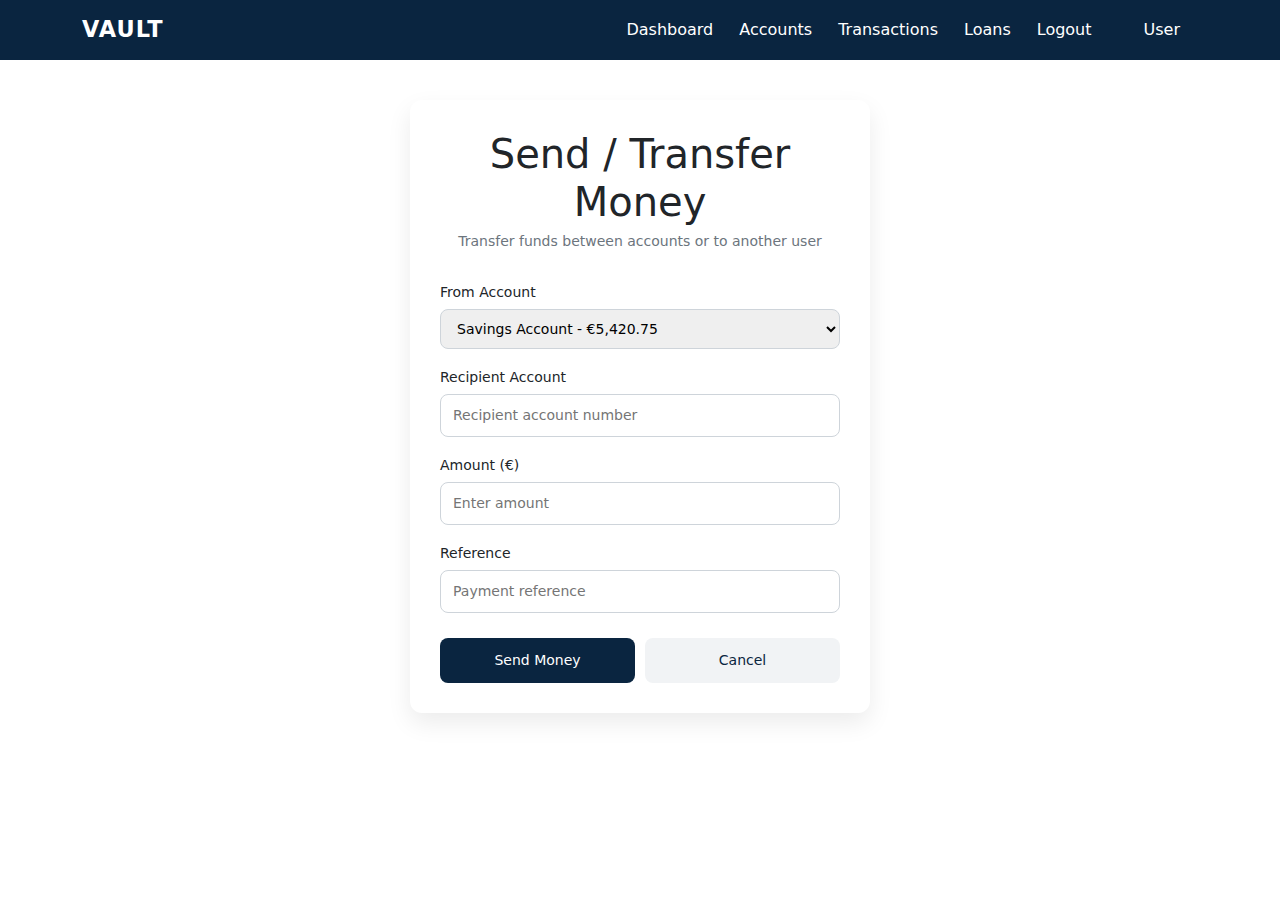
<file: Vault/pages/transfer.html>
<!DOCTYPE html>
<html lang="en">
<head>
  <meta charset="UTF-8">
  <title>VAULT | Transfer Money</title>

  <!-- Global styles -->
  <link rel="stylesheet" href="css/main.css">
    <!-- Bootstrap CSS -->
    <link href="https://cdn.jsdelivr.net/npm/bootstrap@5.3.2/dist/css/bootstrap.min.css" rel="stylesheet">
    
  <link rel="stylesheet" href="css/navbar.css">

  <link rel="stylesheet" href="css/form.css">

  <!-- Page specific styles -->
  <link rel="stylesheet" href="css/transfer.css">
</head>
<body>

  <!-- NAVBAR -->
<nav class="navbar navbar-expand-lg">
    <div class="container">
        <a class="navbar-brand fw-bold" href="index.html">VAULT</a>

        <ul class="navbar-nav ms-auto">
            <li class="nav-item">
                <a class="nav-link" href="dashboard.html">Dashboard</a>
            </li>
            <li class="nav-item">
                <a class="nav-link" href="accounts.html">Accounts</a>
            </li>
            <li class="nav-item">
                <a class="nav-link" href="transaction.html">Transactions</a>
            </li>
            <li class="nav-item">
                <a class="nav-link" href="loans.html">Loans</a>
            </li>
            <li class="nav-item">
                <a class="nav-link nav-link-logout" href="loginPage.html">Logout</a>
            </li>
            <li class="nav-item">
                <a class="nav-link" href="">       </a>
            </li>
            <li class="nav-item">
                <a class="nav-link" href="profile.html">User</a>
            </li>
        </ul>
    </div>
</nav>

  <!-- Main Content -->
  <main class="transfer-container">

    

    <!-- Transfer Form -->
    <form class="transfer-form">
      <h1 style="text-align: center;">Send / Transfer Money</h1>
    <p class="subtitle" style="text-align: center;">Transfer funds between accounts or to another user</p>

      <!-- From Account -->
      <div class="form-group">
        <label for="fromAccount">From Account</label>
        <select id="fromAccount" name="fromAccount">
          <option>Savings Account - €5,420.75</option>
          <option>Current Account - €1,230.40</option>
        </select>
      </div>

      <!-- To Account -->
      <div class="form-group">
        <label for="toAccount">Recipient Account</label>
        <input
          type="text"
          id="toAccount"
          name="toAccount"
          placeholder="Recipient account number"
        >
      </div>

      <!-- Amount -->
      <div class="form-group">
        <label for="amount">Amount (€)</label>
        <input
          type="number"
          id="amount"
          name="amount"
          placeholder="Enter amount"
        >
      </div>

      <!-- Reference -->
      <div class="form-group">
        <label for="reference">Reference</label>
        <input
          type="text"
          id="reference"
          name="reference"
          placeholder="Payment reference"
        >
      </div>

      <!-- Actions -->
      <div class="form-actions">
        <button type="submit" class="btn-primary">Send Money</button>
        <a href="transactions.html" class="btn-secondary">Cancel</a>
      </div>

    </form>

  </main>

</body>
</html>
</file>
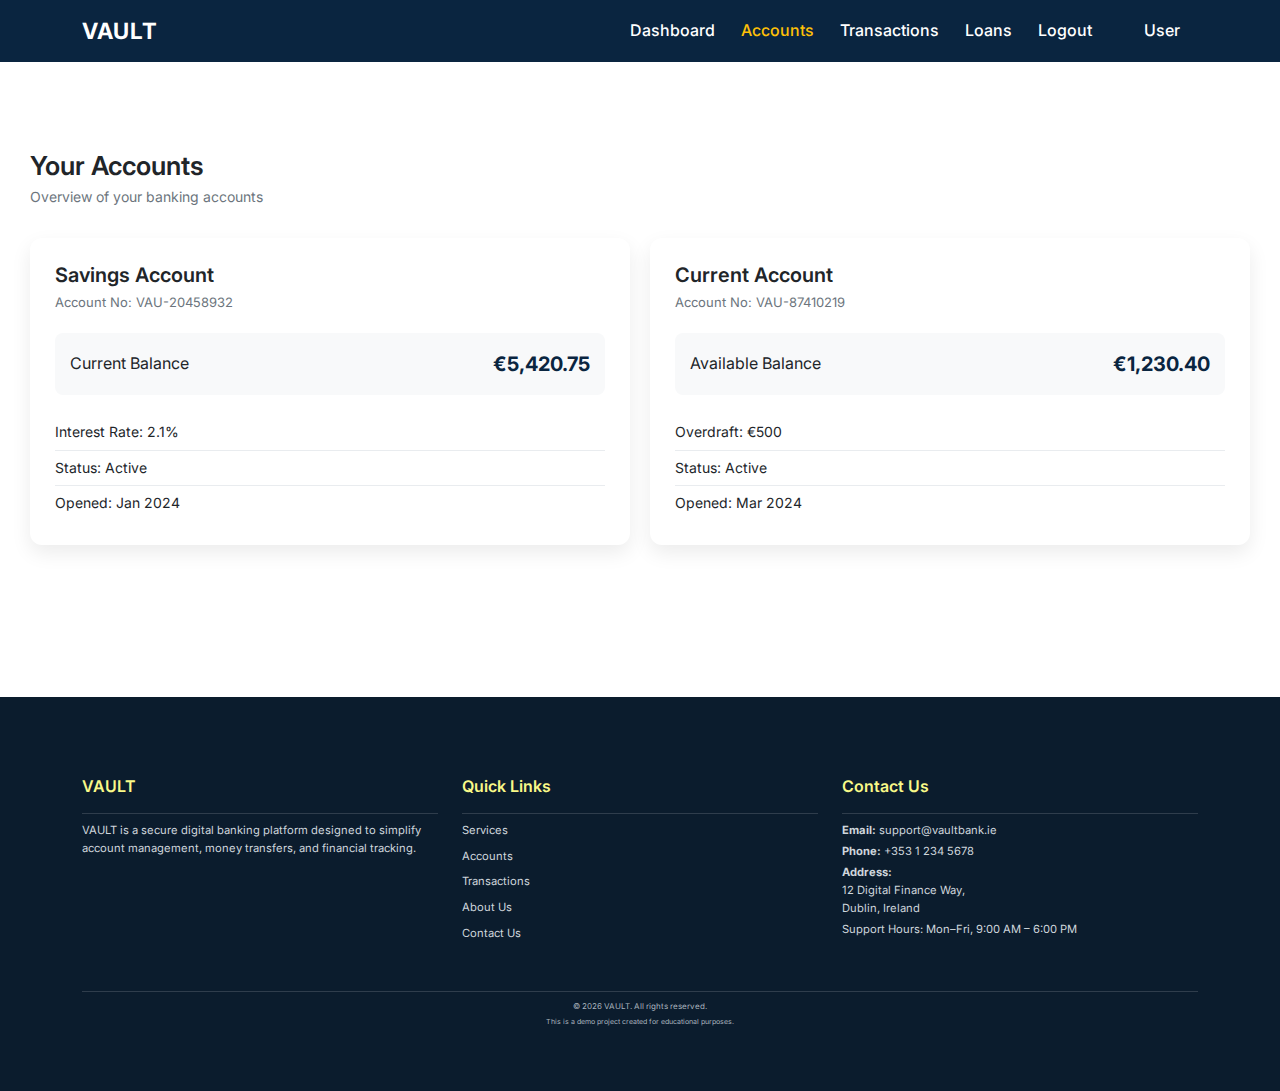
<file: Vault/frontend/original_pages/accounts.html>
<!DOCTYPE html>
<html lang="en">
<head>
  <!-- Character encoding -->
  <meta charset="UTF-8">
  <title>VAULT | Accounts</title>

<!-- Bootstrap CSS -->
    <link href="https://cdn.jsdelivr.net/npm/bootstrap@5.3.2/dist/css/bootstrap.min.css" rel="stylesheet">

  <!-- Global styles -->
    <link rel="stylesheet" href="css/main.css">
    
  <!-- navbar CSS -->
    <link rel="stylesheet" href="css/navbar.css">
  
  <!-- Page specific styles -->
  <link rel="stylesheet" href="css/accounts.css">
</head>
<body>

  <!-- ================= NAVIGATION BAR ================= -->
   <!-- Contains logo and navigation links -->
<nav class="navbar navbar-expand-lg">
    <div class="container">
        <a class="navbar-brand fw-bold" href="index.html">VAULT</a>

        <ul class="navbar-nav ms-auto">
            <li class="nav-item">
                <a class="nav-link" href="dashboard.html">Dashboard</a>
            </li>
            <li class="nav-item">
                <a class="nav-link active" href="accounts.html">Accounts</a>
            </li>
            <li class="nav-item">
                <a class="nav-link" href="transaction.html">Transactions</a>
            </li>
            <li class="nav-item">
                <a class="nav-link" href="loans.html">Loans</a>
            </li>
            <li class="nav-item">
                <a class="nav-link-logout nav-link" href="loginPage.html">Logout</a>
            </li>
            <li class="nav-item">
                <a class="nav-link" href="">       </a>
            </li>
            <li class="nav-item">
                <a class="nav-link" href="profile.html">User</a>
            </li>
        </ul>
    </div>
</nav>

  <!-- ================= MAIN CONTENT ================= -->
  <main class="accounts-container">

    <h1>Your Accounts</h1>
    <p class="subtitle">Overview of your banking accounts</p>

    <!-- Accounts Grid -->
    <section class="accounts-grid">

      <!-- Savings Account using demo datas-->
      <div class="account-card">
        <h2>Savings Account</h2>
        <p class="account-number">Account No: VAU-20458932</p>

        <div class="balance">
          <span>Current Balance</span>
          <strong>€5,420.75</strong>
        </div>

        <ul class="account-info">
          <li>Interest Rate: 2.1%</li>
          <li>Status: Active</li>
          <li>Opened: Jan 2024</li>
        </ul>
      </div>

      <!-- Current Account using demo datas-->
      <div class="account-card">
        <h2>Current Account</h2>
        <p class="account-number">Account No: VAU-87410219</p>

        <div class="balance">
          <span>Available Balance</span>
          <strong>€1,230.40</strong>
        </div>

        <ul class="account-info">
          <li>Overdraft: €500</li>
          <li>Status: Active</li>
          <li>Opened: Mar 2024</li>
        </ul>
      </div>

    </section>

  </main>

  <!-- FOOTER -->
<footer class="site-footer">
    <div class="container">
        <div class="row">

            <!-- Brand / About -->
            <div class="col-md-4 mb-4">
                <h5>VAULT</h5>
                <div class="footer-divider"></div>
                <p>
                    VAULT is a secure digital banking platform designed to simplify
                    account management, money transfers, and financial tracking.
                </p>
            </div>

            <!-- Quick Links -->
            <div class="col-md-4 mb-4">
                <h5>Quick Links</h5>
                <div class="footer-divider"></div>
                <ul>
                    <li><a href="#services">Services</a></li>
                    <li><a href="accounts.html">Accounts</a></li>                   
                    <li><a href="transaction.html">Transactions</a></li>
                    <li><a href="#">About Us</a></li>
                    <li><a href="#">Contact Us</a></li>
                </ul>
            </div>

            <!-- Contact Us -->
            <div class="col-md-4 mb-4">
                <h5>Contact Us</h5>
                <div class="footer-divider"></div>
                <p><strong>Email:</strong> support@vaultbank.ie</p>
                <p><strong>Phone:</strong> +353 1 234 5678</p>
                <p>
                    <strong>Address:</strong><br>
                    12 Digital Finance Way,<br>
                    Dublin, Ireland
                </p>
                <p>Support Hours: Mon–Fri, 9:00 AM – 6:00 PM</p>
            </div>

        </div>

        <div class="footer-divider"></div>

        <div class="footer-bottom">
            © 2026 VAULT. All rights reserved.
            <small>This is a demo project created for educational purposes.</small>
        </div>
    </div>
</footer>
</body>
</html>
</file>
<file: Vault/pages/css/main.css>
/* =========================
   Global Styles - VAULT
   ========================= */

/* Import professional font */
@import url('https://fonts.googleapis.com/css2?family=Inter:wght@400;500;600;700&display=swap');

:root {
    --primary-color: #0d6efd;
    --dark-color: #212529;
    --light-gray: #f8f9fa;
}

/* Reset & Base */
body {
    font-family: 'Inter', 'Roboto', system-ui, -apple-system, BlinkMacSystemFont, sans-serif;
    background-color: var(--light-gray);
    color: var(--dark-color);
    line-height: 1.6;
}

/* Headings */
h1, h2, h3, h4, h5, h6 {
    font-weight: 600;
    color: var(--dark-color);
}



/* Buttons */
.btn {
    font-weight: 500;
    border-radius: 6px;
}

.btn-primary {
    background-color: var(--primary-color);
    border-color: var(--primary-color);
}

/* Cards */
.card {
    border-radius: 10px;
}

.card-body :hover {
    box-shadow: 0 4px 20px rgba(0,0,0,0.1);
    transition: box-shadow 0.3s ease;
}



/* Tables */
.table th {
    font-weight: 600;
}

/* Footer */
footer {
    font-size: 0.9rem;
}
</file>
<file: Vault/pages/css/navbar.css>
/* =========================
   Navbar CSS for VAULT
   ========================= */

/* Navbar background */
.navbar {
    background-color: #0a2540; /* Vault primary color */
    
}

/* Brand / logo */
.navbar-brand {
    font-weight: 700;
    font-size: 1.4rem;
    color: #fff !important;
    letter-spacing: 1px;
}



/* Nav links */
.nav-link {
    color: #ffffff !important;
    font-weight: 500;
    transition: color 0.2s ease, background-color 0.2s ease;
    margin-right: 10px;
}

/* Nav links hover */
.nav-link:hover {
    color: #d0e1ff !important; /* lighter blue on hover */
}

/* Active link styling */
.nav-link.active {
    color: #ffc107 !important; /* yellow accent for active page */
}

.nav-link-logout {
    color: #ffffff !important;
    font-weight: 500;
    transition: color 0.2s ease, background-color 0.2s ease;
    margin-right: 10px;
}

.nav-link-logout:hover {
    color: #ff1f1f !important; /* logout warning color */
}

/* Buttons inside navbar (if any) */
.navbar .btn {
    border-radius: 6px;
    font-weight: 500;
    padding: 6px 12px;
    transition: background-color 0.2s ease;
}

.navbar .btn-primary {
    background-color: #ffffff;
    color: #0d6efd;
    border: none;
}

.navbar .btn-primary:hover {
    background-color: #e6e6e6;
}

/* Responsive tweaks */
@media (max-width: 991px) {
    .navbar-nav .nav-link {
        margin: 0.5rem 0;
    }
}
</file>
<file: Vault/frontend/original_pages/css/main.css>
/* ======================================
   main Stylesheet
   This file contains styles specific
   global CSS which is used for every page
   ====================================== */

/* Import professional font */
@import url('https://fonts.googleapis.com/css2?family=Inter:wght@400;500;600;700&display=swap');

:root {
    --primary-color: #0d6efd;
    --dark-color: #212529;
    /* --light-gray: #cfd4d9; */
}

/* Reset & Base */
body {
    font-family: 'Inter', 'Roboto', system-ui, -apple-system, BlinkMacSystemFont, sans-serif;
    background-color: var(--light-gray);
    color: var(--dark-color);
    line-height: 1.6;
}

/* Headings defined */
h1, h2, h3, h4, h5, h6 {
    font-weight: 600;
    color: var(--dark-color);
}



/* Buttons */
.btn {
    font-weight: 500;
    border-radius: 6px;
}

.btn-primary {
    background-color: var(--primary-color);
    border-color: var(--primary-color);
}

/* Cards */
.card {
    border-radius: 10px;
}

.card-body :hover {
    box-shadow: 0 4px 20px rgba(0,0,0,0.1);
    transition: box-shadow 0.3s ease;
}



/* Tables */
.table th {
    font-weight: 600;
}


/* ===== Footer ===== */
.site-footer {
    background-color: #0b1c2d; /* deep banking blue */
    color: #ffffff;
    padding: 5rem 0 4rem;
    font-size: 0.7rem;
}

.site-footer h5 {
    font-weight: 600;
    margin-bottom: 0.5rem;
    color: rgb(249, 249, 136);
    font-size: 1rem;
}

.site-footer p {
    margin-bottom: 0.2rem;
    color: #cfd6dc;
}

.site-footer a {
    color: #cfd6dc;
    text-decoration: none;
    transition: color 0.2s ease;
}

.site-footer a:hover {
    color: #ffffff;
    text-decoration: underline;
}

.site-footer ul {
    list-style: none;
    padding: 0;
    margin: 0;
}

.site-footer ul li {
    margin-bottom: 0.5rem;
}

.footer-divider {
    border-top: 1px solid rgba(255, 255, 255, 0.15);
    margin: 1rem 0 0.5rem;
}

.footer-bottom {
    text-align: center;
    color: #aab4be;
    font-size: 0.5rem;
}

.footer-bottom small {
    display: block;
    margin-top: 0.2rem;
}
</file>
<file: Vault/frontend/original_pages/css/navbar.css>
/* ======================================
   Navbar Stylesheet
   This file contains styles specific
   for every navbar element across the site
   ====================================== */

/* Navbar background */
.navbar {
    background-color: #0a2540; /* Vault primary color */
    
}

/* Brand / logo */
.navbar-brand {
    font-weight: 700;
    font-size: 1.4rem;
    color: #fff !important;
    letter-spacing: 1px;
}



/* Nav links */
.nav-link {
    color: #ffffff !important;
    font-weight: 500;
    transition: color 0.2s ease, background-color 0.2s ease;
    margin-right: 10px;
}

/* Nav links hover */
.nav-link:hover {
    color: #d0e1ff !important; /* lighter blue on hover */
}

/* Active link styling */
.nav-link.active {
    color: #ffc107 !important; /* yellow accent for active page */
}

.nav-link-logout {
    color: #ffffff !important;
    font-weight: 500;
    transition: color 0.2s ease, background-color 0.2s ease;
    margin-right: 10px;
}

.nav-link-logout:hover {
    color: #ff1f1f !important; /* logout warning color */
}

/* Buttons inside navbar (if any) */
.navbar .btn {
    border-radius: 6px;
    font-weight: 500;
    padding: 6px 12px;
    transition: background-color 0.2s ease;
}

.navbar .btn-primary {
    background-color: #ffffff;
    color: #0d6efd;
    border: none;
}

.navbar .btn-primary:hover {
    background-color: #e6e6e6;
}

/* Responsive tweaks */
@media (max-width: 991px) {
    .navbar-nav .nav-link {
        margin: 0.5rem 0;
    }
}
</file>
<file: Vault/pages/css/accounts.css>
/* Accounts page layout */
.accounts-container {
  padding: 40px 30px;
}

.accounts-container h1 {
  margin-bottom: 5px;
  font-size: 26px;
}

.subtitle {
  color: #6c757d;
  margin-bottom: 30px;
  font-size: 14px;
}

/* Accounts grid */
.accounts-grid {
  display: grid;
  grid-template-columns: repeat(auto-fit, minmax(280px, 1fr));
  gap: 20px;
}

/* Account card */
.account-card {
  background: #ffffff;
  border-radius: 12px;
  padding: 25px;
  box-shadow: 0 8px 20px rgba(0, 0, 0, 0.08);
  transition: box-shadow 0.3s ease;
}

.account-card:hover {
  box-shadow: 0 12px 25px rgba(0, 0, 0, 0.15);
}

.account-card h2 {
  margin-bottom: 5px;
  font-size: 20px;
}

.account-number {
  font-size: 13px;
  color: #6c757d;
  margin-bottom: 20px;
}

/* Balance section */
.balance {
  display: flex;
  justify-content: space-between;
  align-items: center;
  background: #f8f9fa;
  padding: 15px;
  border-radius: 8px;
  margin-bottom: 20px;
}

.balance strong {
  font-size: 20px;
  color: #0a2540;
}

/* Account info list */
.account-info {
  list-style: none;
  padding: 0;
  margin: 0;
}

.account-info li {
  font-size: 14px;
  padding: 6px 0;
  border-bottom: 1px solid #e9ecef;
}

.account-info li:last-child {
  border-bottom: none;
}
</file>
<file: Vault/pages/css/dashboard.css>
/* Dashboard specific styles */

.summary-card {
    border: none;
    box-shadow: 0 4px 10px rgba(0, 0, 0, 0.08);
    transition: box-shadow 0.3s ease;
}

.summary-card:hover {
    box-shadow: 0 10px 15px rgba(0, 0, 0, 0.12);
}

.summary-card h3 {
    margin-top: 10px;
    font-weight: 600;
}

table {
    font-weight: 600;
    transition: box-shadow 0.3s ease;
    /*box-shadow: 0 10px 15px rgba(0, 0, 0, 0.12);*/
}
.table-striped tbody tr:hover {
    box-shadow: 0 10px 15px rgba(0, 0, 0, 0.12);
}

table :hover {
    box-shadow: 0 10px 15px rgba(0, 0, 0, 0.12);
}
</file>
<file: Vault/pages/css/loans.css>
/* ================================
   Loans Page Styles
   ================================ */

.loans-container {
    max-width: 1100px;
    margin: 40px auto;
    padding: 0 20px;
}

/* Header Section */
.loans-header {
    margin-bottom: 40px;
    text-align: center;
}

.loans-header h1 {
    font-size: 2.2rem;
    margin-bottom: 10px;
    color: #1e2a38;
}

.loans-header p {
    font-size: 1rem;
    color: #555;
}

/* Loan Types Section */
.loan-types h2 {
    margin-bottom: 20px;
    color: #1e2a38;
}

.loan-card {
    background-color: #ffffff;
    border: 1px solid #ddd;
    border-radius: 8px;
    padding: 20px;
    margin-bottom: 20px;
}

.loan-card:hover {
    box-shadow: 0 4px 12px rgba(0,0,0,0.1);
}

.loan-card h3 {
    margin-bottom: 10px;
    color: #0b3a53;
}

.loan-card p {
    margin-bottom: 10px;
    color: #444;
}

.loan-card ul {
    list-style-type: disc;
    padding-left: 20px;
    color: #333;
}

/* Loan Form Section */
.loan-form-section {
    margin-top: 50px;
    text-align: left;
}

.loan-form-section h2 {
    margin-bottom: 10px;
    color: #1e2a38;
}

.loan-form-section p {
    margin-bottom: 20px;
    color: #666;
    font-size: 0.95rem;
}

.loan-form {
    max-width: 400px;
    background-color: #f9f9f9;
    padding: 25px;
    border-radius: 8px;
    border: 1px solid #ddd;
    
}

.loan-form label {
    display: block;
    margin-bottom: 6px;
    font-weight: 600;
}

.loan-form input,
.loan-form select {
    width: 100%;
    padding: 10px;
    margin-bottom: 15px;
    border-radius: 4px;
    border: 1px solid #ccc;
    font-size: 0.95rem;
}

.loan-form button {
    width: 100%;
    padding: 12px;
    background-color: #999;
    color: #fff;
    border: none;
    border-radius: 4px;
    cursor: not-allowed;
    font-size: 1rem;
}
</file>
<file: Vault/pages/css/auth.css>
/* =========================
   Login Page CSS
   ========================= */

/* Body and container */
.auth-body {
    min-height: 100vh;
    display: flex;
    align-items: center;
    justify-content: center;
    background: linear-gradient(135deg, #878b8f, #8b9197);
}

.auth-container {
    width: 80%;
    padding: 20px;
    align-items: center;
}

/* Card */
.auth-card {
    max-width: 420px;
    width: 100%;
    background-color: #ffffff;
    padding: 35px;
    border-radius: 12px;
    box-shadow: 0 20px 40px rgba(0,0,0,0.15);
    text-align: center;
    
}

/* Logo */
.auth-logo {
    width: 80px;
    height: auto;
    margin-bottom: 10px;
    transition: transform 0.3s ease, opacity 0.3s ease;
    cursor: pointer;
}

.logo-link:hover .auth-logo {
    transform: scale(1.05);
    opacity: 0.9;
}

/* Punchline */
.auth-tagline {
    font-size: 0.9rem;
    color: #6c757d;
    margin-bottom: 20px;
}

/* Title */
.auth-title {
    font-weight: 600;
    color: #0a2540;
    margin-bottom: 20px;
}

/* Form labels */
.form-label {
    font-weight: 500;
    color: #344054;
    text-align: left;
    display: block;
    margin-bottom: 5px;
}

/* Inputs */
.form-control {
    border-radius: 8px;
    padding: 10px 12px;
    border: 1px solid #ced4da;
    transition: border-color 0.2s ease, box-shadow 0.2s ease;
}

.form-control:focus {
    border-color: #0d6efd;
    box-shadow: 0 0 5px rgba(13,110,253,0.3);
    outline: none;
}

/* Buttons */
.btn-primary {
    background-color: #0a2540;
    border: none;
    padding: 10px;
    font-weight: 500;
    border-radius: 8px;
    transition: background-color 0.2s ease;
}

.btn-primary:hover {
    background-color: #163a5f;
}

/* Footer links */
.auth-footer {
    margin-top: 20px;
    font-size: 0.9rem;
}

.auth-footer a {
    color: #0a2540;
    font-weight: 500;
    text-decoration: none;
}

.auth-footer a:hover {
    text-decoration: underline;
}
</file>
<file: Vault/pages/css/form.css>
/* ======================================
   Form Stylesheet
   This file contains styles specific
   to the any page thats uses forms elelments
   ====================================== */

/* Labels */
.form-label {
    font-weight: 500;
    color: #344054;
    display: block;
    margin-bottom: 5px;
}

/* Input bar*/
.form-control {
    border-radius: 8px;
    padding: 10px 12px;
    border: 1px solid #ced4da;
    transition: border-color 0.2s ease, box-shadow 0.2s ease;
}

/* input bar  when active */
.form-control:focus {
    border-color: #0d6efd;
    box-shadow: 0 0 5px rgba(13, 110, 253, 0.3);
    outline: none;
}

/* Buttons */
.btn-primary {
    background-color: #0a2540;
    border: none;
    padding: 10px;
    font-weight: 500;
    border-radius: 8px;
    transition: background-color 0.2s ease;
}

.btn-primary:hover {
    background-color: #163a5f;
}

/* Optional: full-width buttons inside forms */
form .btn {
    width: 100%;
}
</file>
<file: Vault/pages/css/profile.css>
.profile-container {
  display: flex;
  justify-content: center;
  padding: 40px 20px;
}

.profile-card {
  background: #ffffff;
  width: 100%;
  max-width: 480px;
  border-radius: 12px;
  box-shadow: 0 10px 25px rgba(0, 0, 0, 0.08);
  padding: 30px;
}

/* Header */
.profile-header {
  text-align: center;
  margin-bottom: 25px;
}

.avatar {
  width: 80px;
  height: 80px;
  background: #0a2540;
  color: #ffffff;
  border-radius: 50%;
  font-size: 28px;
  font-weight: 600;
  display: flex;
  align-items: center;
  justify-content: center;
  margin: 0 auto 15px;
}

.profile-header h2 {
  margin: 0;
  font-size: 22px;
}

.role {
  font-size: 14px;
  color: #6c757d;
}

/* Details */
.profile-details {
  margin-top: 20px;
}

.detail-row {
  display: flex;
  justify-content: space-between;
  padding: 12px 0;
  border-bottom: 1px solid #e9ecef;
  font-size: 14px;
}

.detail-row span:first-child {
  color: #6c757d;
}

/* Actions */
.profile-actions {
  margin-top: 25px;
  display: flex;
  gap: 10px;
}

.btn-primary {
  flex: 1;
  background: #0a2540;
  color: #ffffff;
  border: none;
  padding: 12px;
  border-radius: 8px;
  cursor: pointer;
  font-size: 14px;
}

.btn-secondary {
  flex: 1;
  background: #f1f3f5;
  color: #0a2540;
  border: none;
  padding: 12px;
  border-radius: 8px;
  cursor: pointer;
  font-size: 14px;
}

.btn-primary:hover {
  background: #081f36;
}

.btn-secondary:hover {
  background: #e9ecef;
}
</file>
<file: Vault/pages/css/transaction.css>
/* =========================
   Transactions Page CSS
   ========================= */

.transactions-page {
    margin-top: 40px;
    margin-bottom: 40px;
}

.page-title {
    font-weight: 600;
    color: #0a2540;
    margin-bottom: 5px;
}

.page-subtitle {
    color: #6c757d;
    margin-bottom: 25px;
}

/* Header layout */
.transactions-header {
  display: flex;
  justify-content: space-between;
  align-items: center;
  margin-bottom: 25px;
}

/* Transfer button */
.btn-transfer {
  background-color: #0a2540;
  color: #ffffff;
  text-decoration: none;
  padding: 12px 18px;
  border-radius: 8px;
  font-size: 14px;
  font-weight: 500;
  transition: box-shadow 0.3s ease;
  box-shadow: 0 4px 10px rgba(0, 0, 0, 0.15);
  
}

.btn-transfer:hover {
  background-color: #1688fa;
}

/* Table Styling */
.transactions-table {
    background-color: #ffffff;
    border-radius: 10px;
    overflow: hidden;
    
    
}

.transactions-table thead {
    background-color: #0a2540;
    color: #ffffff;
    
}

.transactions-table th,
.transactions-table td {
    padding: 14px;
    vertical-align: middle;
}

/* Credit / Debit Colors */
.credit {
    color: #198754;
    font-weight: 500;
}

.debit {
    color: #dc3545;
    font-weight: 500;
}

/* Status Badges */
.status {
    font-weight: 500;
}

.status.completed {
    color: #198754;
}

.status.pending {
    color: #ffc107;
}
</file>
<file: Vault/pages/css/transfer.css>
/* Transfer page container */
.transfer-container {
  max-width: 500px;
  margin: 40px auto;
  padding: 0 20px;
}

.transfer-container h1 {
  margin-bottom: 5px;
}

.subtitle {
  font-size: 14px;
  color: #6c757d;
  margin-bottom: 30px;
}

/* Transfer form */
.transfer-form {
  background: #ffffff;
  padding: 30px;
  border-radius: 12px;
  box-shadow: 0 10px 25px rgba(0, 0, 0, 0.08);
}

/* Form groups */
.form-group {
  margin-bottom: 18px;
}

.form-group label {
  display: block;
  font-size: 14px;
  margin-bottom: 6px;
}

.form-group input,
.form-group select {
  width: 100%;
  padding: 10px 12px;
  font-size: 14px;
  border: 1px solid #ced4da;
  border-radius: 8px;
}

/* Actions */
.form-actions {
  display: flex;
  gap: 10px;
  margin-top: 25px;
}

.btn-primary {
  flex: 1;
  background: #0a2540;
  color: #ffffff;
  border: none;
  padding: 12px;
  border-radius: 8px;
  cursor: pointer;
  text-align: center;
  font-size: 14px;
}

.btn-primary:hover {
  background: #308ce8;
}

.btn-secondary {
  flex: 1;
  background: #f1f3f5;
  color: #0a2540;
  text-decoration: none;
  padding: 12px;
  border-radius: 8px;
  text-align: center;
  font-size: 14px;
}

.btn-primary:hover {
  background: #081f36;
}

.btn-secondary:hover {
  background: #e9ecef;
}
</file>
<file: Vault/frontend/original_pages/css/accounts.css>
/* ======================================
   Accounts Page Stylesheet
   This file contains styles specific
   to the accounts.html page
   ====================================== */

   /* account page layout */
.accounts-container {
  padding: 40px 30px;
  margin-top: 3rem !important;
  margin-bottom: 7rem !important;
}


.accounts-container h1 {
  margin-bottom: 5px;
  font-size: 26px;
}

 /* subtext for accounts page */
.subtitle {
  color: #6c757d;
  margin-bottom: 30px;
  font-size: 14px;
}

/* Accounts grid */
.accounts-grid {
  display: grid;
  grid-template-columns: repeat(auto-fit, minmax(280px, 1fr));
  gap: 20px;
}

/* Account card shows each type of accounts */
.account-card {
  background: #ffffff;
  border-radius: 12px;
  padding: 25px;
  box-shadow: 0 8px 20px rgba(0, 0, 0, 0.08);
  transition: box-shadow 0.3s ease;
}

/* hover effects for accounts card info */
.account-card:hover {
  box-shadow: 0 12px 25px rgba(0, 0, 0, 0.15);
}

/* account cards heading styles */
.account-card h2 {
  margin-bottom: 5px;
  font-size: 20px;
}

/* accounts cards number styles */
.account-number {
  font-size: 13px;
  color: #6c757d;
  margin-bottom: 20px;
}

/* Balance section */
.balance {
  display: flex;
  justify-content: space-between;
  align-items: center;
  background: #f8f9fa;
  padding: 15px;
  border-radius: 8px;
  margin-bottom: 20px;
}

.balance strong {
  font-size: 20px;
  color: #0a2540;
}

/* Account info list */
.account-info {
  list-style: none;
  padding: 0;
  margin: 0;
}

.account-info li {
  font-size: 14px;
  padding: 6px 0;
  border-bottom: 1px solid #e9ecef;
}

.account-info li:last-child {
  border-bottom: none;
}
</file>
